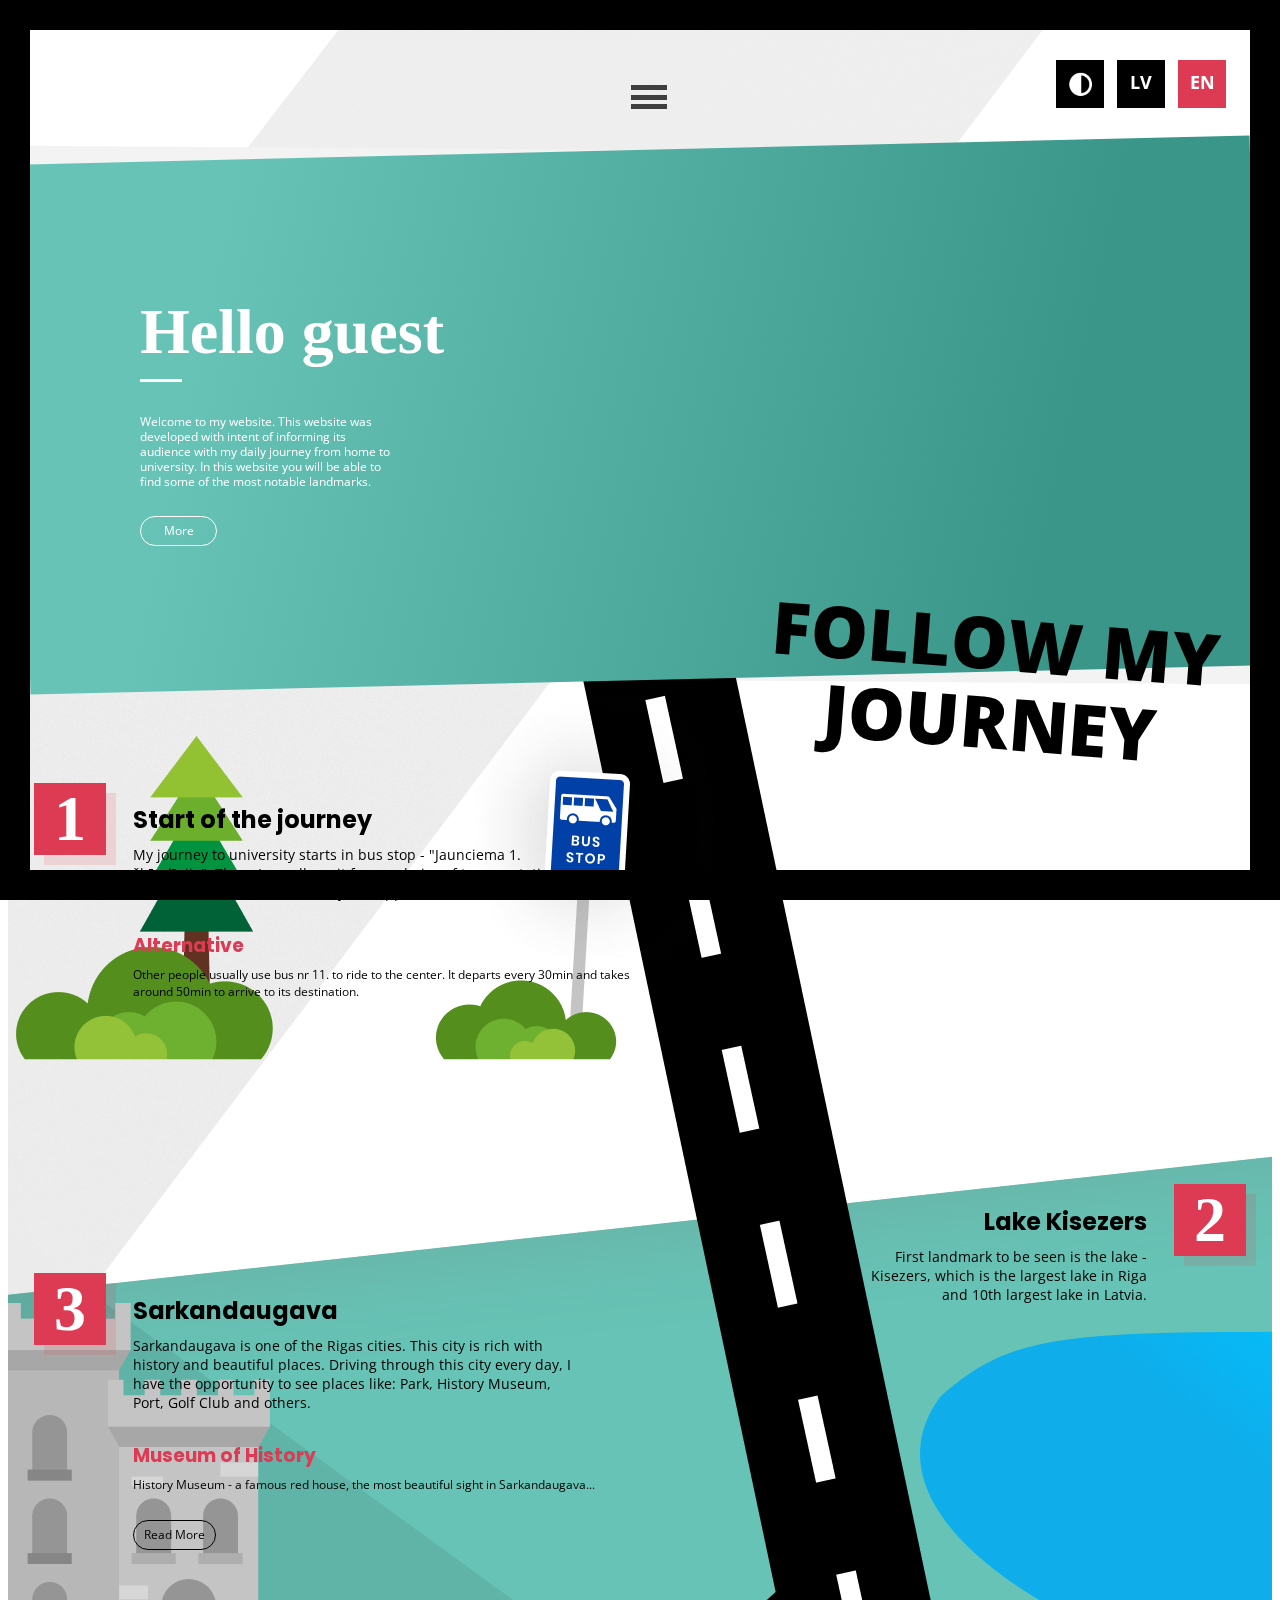
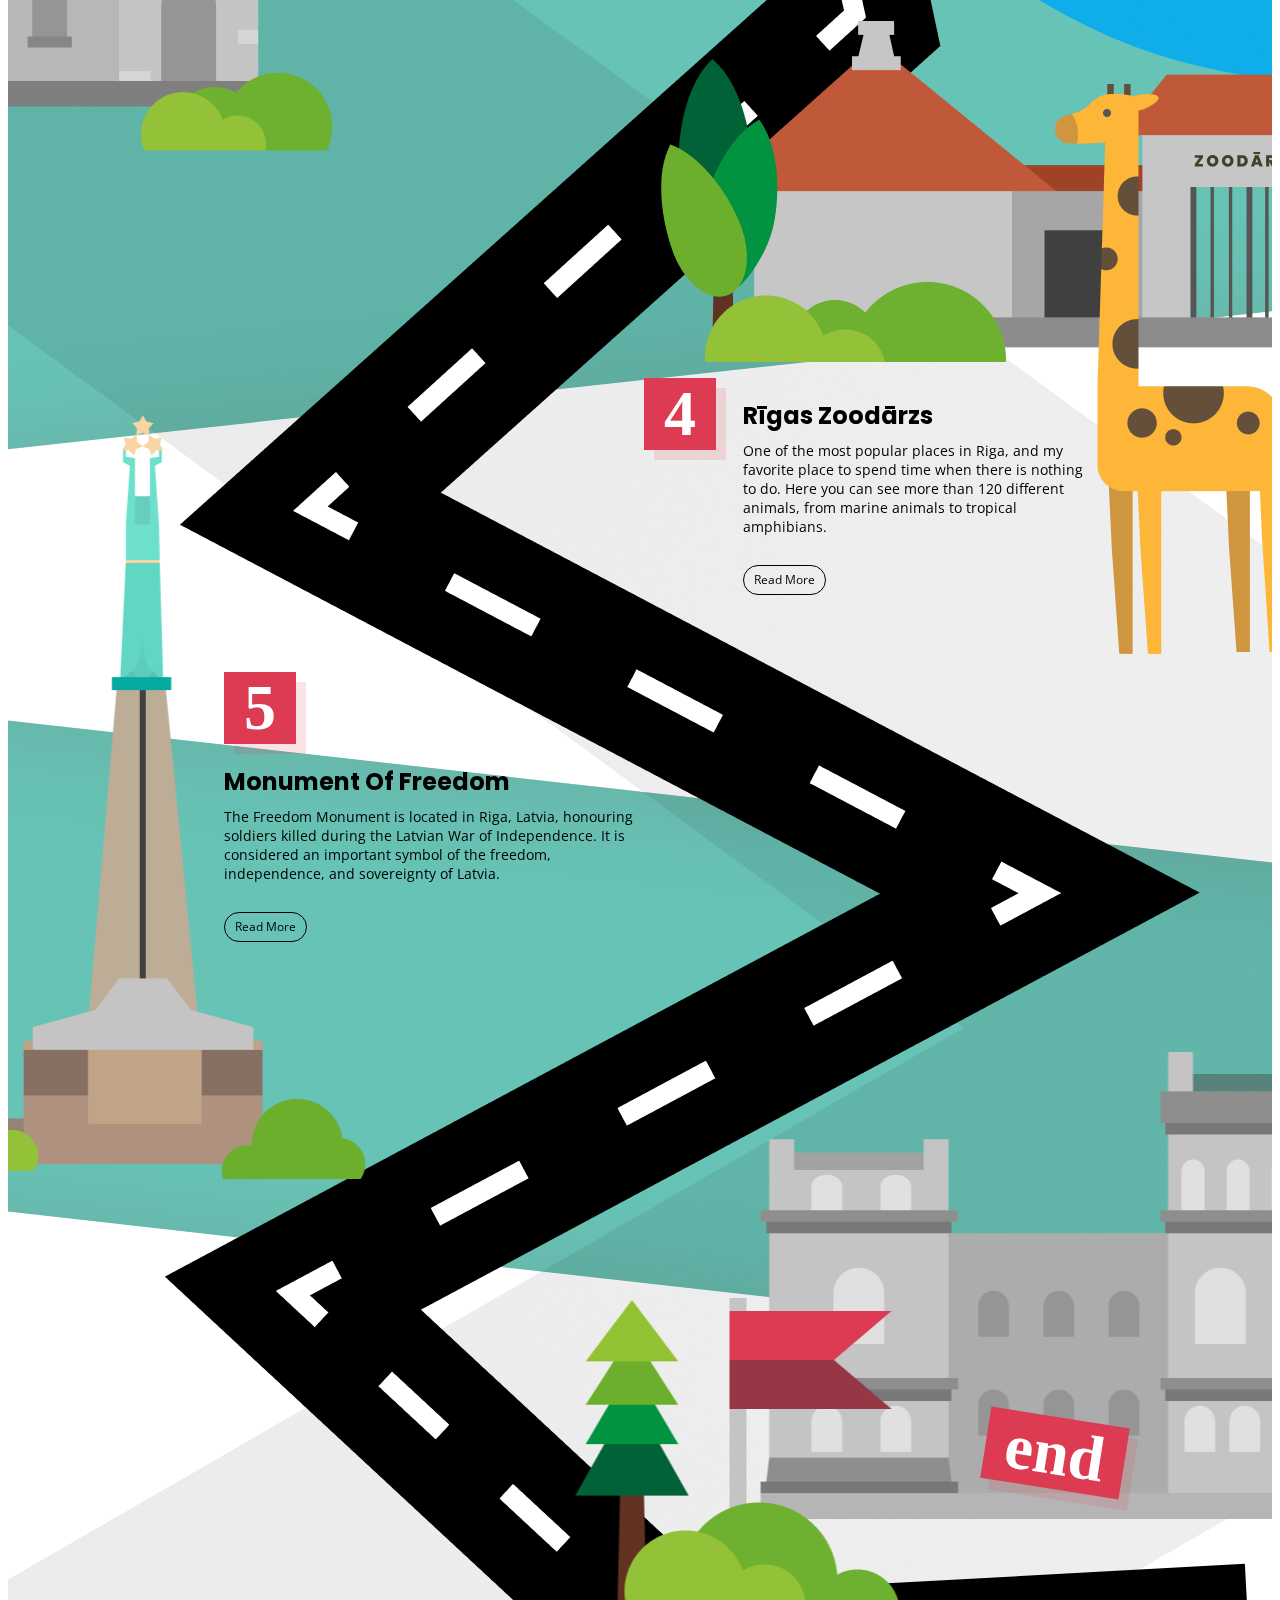
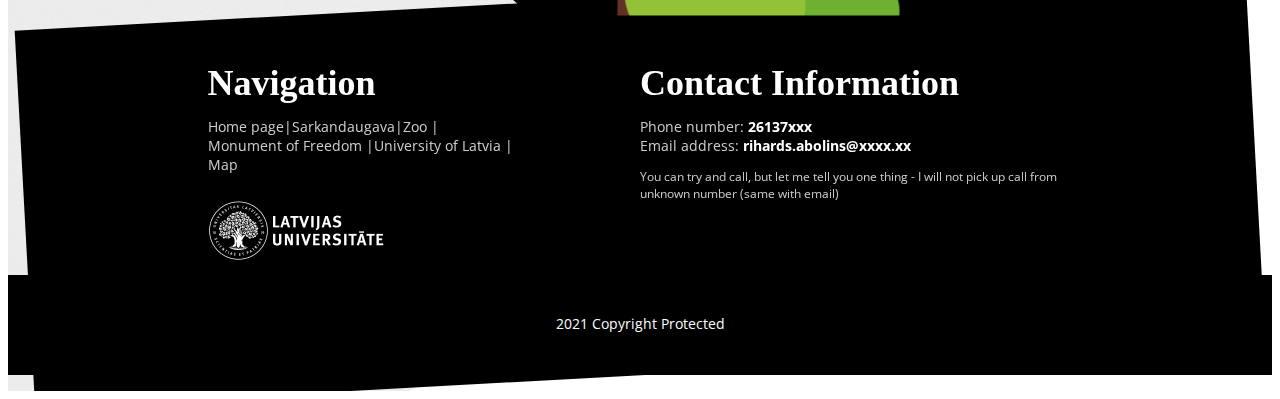
<file: index.html>
<!DOCTYPE html>
<html lang="en">
  <head>
    <title>Home Page | Welcome</title>
    <meta http-equiv="Content-Type" content="text/html;charset=UTF-8">
    <meta name="viewport" content="width=device-width, initial-scale=1.0">
    <link rel="stylesheet" href="./css/theme.css">
  </head>
  <body class="home">
    <div class="page-wrapper">
      <nav id="MainMenu" class="menu">
        <div class="lang-switcher">
          <div id="inverter"><img src="./img/ico-invert.png"></div>
          <div data-lang="en" class="lang lang-en is-active">EN</div>
          <div data-lang="lv" class="lang lang-lv">LV</div>
        </div>
        <ul id="MainMenuOverlay" class="container">
          <div class="menu-items">
            <li> <a href="./index.html" class="is-active jst">Home</a></li>
            <li><a href="./sarkandaugava.html" class="jst">Sarkandaugava</a></li>
            <li><a href="./zoo.html" class="jst">Zoo</a></li>
            <li><a href="./monument-of-freedom.html" class="jst">Monument of Freedom </a></li>
            <li><a href="./university-of-latvia.html" class="jst">University of Latvia </a></li>
            <li><a href="./map.html" class="jst">Map</a></li>
          </div>
        </ul>
        <div id="MainMenuBurger" class="hamburger">
          <div class="bar"></div>
          <div class="bar"></div>
          <div class="bar"></div>
        </div>
      </nav><img src="./img/home/bg_shadow.png" class="bg-shadow"><img src="./img/home/bg_shadow.png" class="bg-shadow">
      <div class="block">
        <div class="block-one"></div>
        <div class="block-two"></div>
      </div><img src="./img/home/home_road.png" class="road">
      <div class="container"> 
        <div class="hero">
          <div class="hero-container grid">
            <div class="hero-content item-6">
              <h1 class="hero-title jst">Hello guest</h1>
              <p class="hero-text jst">Welcome to my website. This website was developed with intent of informing its audience with my daily journey from home to university. In this website you will be able to find some of the most notable landmarks.</p><a class="btn hero-button white jst">More</a>
            </div>
          </div>
        </div>
        <main>
          <div class="text-follow-journey jst">Follow my journey</div>
          <section class="road-stop mx-50 number-left stop-home"><img src="./img/home/home_art_stop_home.png" class="road-stop-art road-stop-art-home">
            <div class="road-stop-number">1</div>
            <div class="road-stop-content">
              <h2 class="road-stop-title jst">Start of the journey</h2>
              <p class="road-stop-text jst">My journey to university starts in bus stop - "Jaunciema 1. šķērslīnija". There I usually wait for my choice of transportation - taxi. To order / reserve it I usaly use application "Bolt".</p>
              <h3 class="road-stop-sub-section jst">Alternative</h3>
              <p class="road-stop-sub-section-text jst">Other people usually use bus nr 11. to ride to the center. It departs every 30min and takes around 50min to arrive to its destination.</p>
            </div>
          </section>
          <section class="road-stop mx-50 number-right align-right stop-lake">
            <div class="road-stop-number">2</div>
            <div class="road-stop-content">
              <h2 class="road-stop-title jst">Lake Kisezers</h2>
              <p class="road-stop-text jst">First landmark to be seen is the lake - Kisezers, which is the largest lake in Riga and 10th largest lake in Latvia.</p>
            </div><img src="./img/home/home_art_stop_lake.png" class="road-stop-art-static-lake">
          </section>
          <section class="road-stop mx-50 number-left stop-sarkandaugava"><img src="./img/home/home_art_stop_tower.png" class="road-stop-art road-stop-art-tower">
            <div class="road-stop-number">3</div>
            <div class="road-stop-content">
              <h2 class="road-stop-title jst">Sarkandaugava</h2>
              <p class="road-stop-text jst">Sarkandaugava is one of the Rigas cities. This city is rich with history and beautiful places. Driving through this city every day, I have the opportunity to see places like: Park, History Museum, Port, Golf Club and others.</p>
              <h3 class="road-stop-sub-section jst">Museum of History</h3>
              <p class="road-stop-sub-section-text jst">History Museum - a famous red house, the most beautiful sight in Sarkandaugava...</p><a href="./sarkandaugava.html" class="btn jst">Read More</a>
            </div>
          </section>
          <section class="road-stop mx-50 number-left align-right stop-zoo"><img src="./img/home/home_art_stop_zoo.png" class="road-stop-art road-stop-art-zoo">
            <div class="road-stop-number">4</div>
            <div class="road-stop-content">
              <h2 class="road-stop-title jst">Rīgas Zoodārzs</h2>
              <p class="road-stop-text jst">One of the most popular places in Riga, and my favorite place to spend time when there is nothing to do. Here you can see more than 120 different animals, from marine animals to tropical amphibians. </p><a href="./zoo.html" class="btn jst">Read More</a>
            </div>
          </section>
          <section class="road-stop mx-50 stop-monument"><img src="./img/home/home_art_stop_monument.png" class="road-stop-art road-stop-art-monument">
            <div class="road-stop-content">
              <div class="road-stop-number">5</div>
              <h2 class="road-stop-title jst">Monument Of Freedom</h2>
              <p class="road-stop-text jst">The Freedom Monument is located in Riga, Latvia, honouring soldiers killed during the Latvian War of Independence. It is considered an important symbol of the freedom, independence, and sovereignty of Latvia.</p><a href="./monument-of-freedom.html" class="btn jst">Read More</a>
            </div>
          </section>
          <section class="road-stop stop-university">
            <div class="road-stop-number text">end</div><img src="./img/home/home_art_stop_university.png" class="road-stop-art road-stop-art-university">
          </section>
        </main>
        <footer class="footer">
          <div class="footer-container grid">
            <section class="footer-navigation item-6">
              <h2 class="footer-title jst">Navigation</h2>
              <div class="footer-navigation-content">
                <p class="jst"> <a href="./index.html" class="jst">Home page</a><a href="./sarkandaugava.html" class="jst">Sarkandaugava</a><a href="./zoo.html" class="jst">Zoo </a><a href="./monument-of-freedom.html" class="jst">Monument of Freedom </a><a href="./university-of-latvia.html" class="jst">University of Latvia </a><a href="./map.html" class="jst">Map </a></p><img src="./img/footer/lu.png" class="lu-logo">
              </div>
            </section>
            <section class="footer-contact item-6">
              <h2 class="footer-title jst">Contact Information</h2>
              <div class="footer-contact-content">
                <div class="footer-info">
                  <div class="footer-info-label jst">Phone number: </div>
                  <div class="footer-info-data">26137xxx</div>
                </div>
                <div class="footer-info">
                  <div class="footer-info-label jst">Email address: </div>
                  <div class="footer-info-data">rihards.abolins@xxxx.xx</div>
                </div>
                <div class="footer-contact-sub-content jst">You can try and call, but let me tell you one thing - I will not pick up call from unknown number (same with email)</div>
              </div>
            </section>
          </div>
          <div class="copyright jst">2021 Copyright Protected    </div>
        </footer>
        <script src="./js/translations.js"></script>
        <script src="./js/main.js"></script>
      </div>
    </div>
    <div class="frame">
      <div class="frame-left"></div>
      <div class="frame-top"></div>
      <div class="frame-bottom"></div>
      <div class="frame-right"></div>
    </div>
  </body>
</html>
</file>
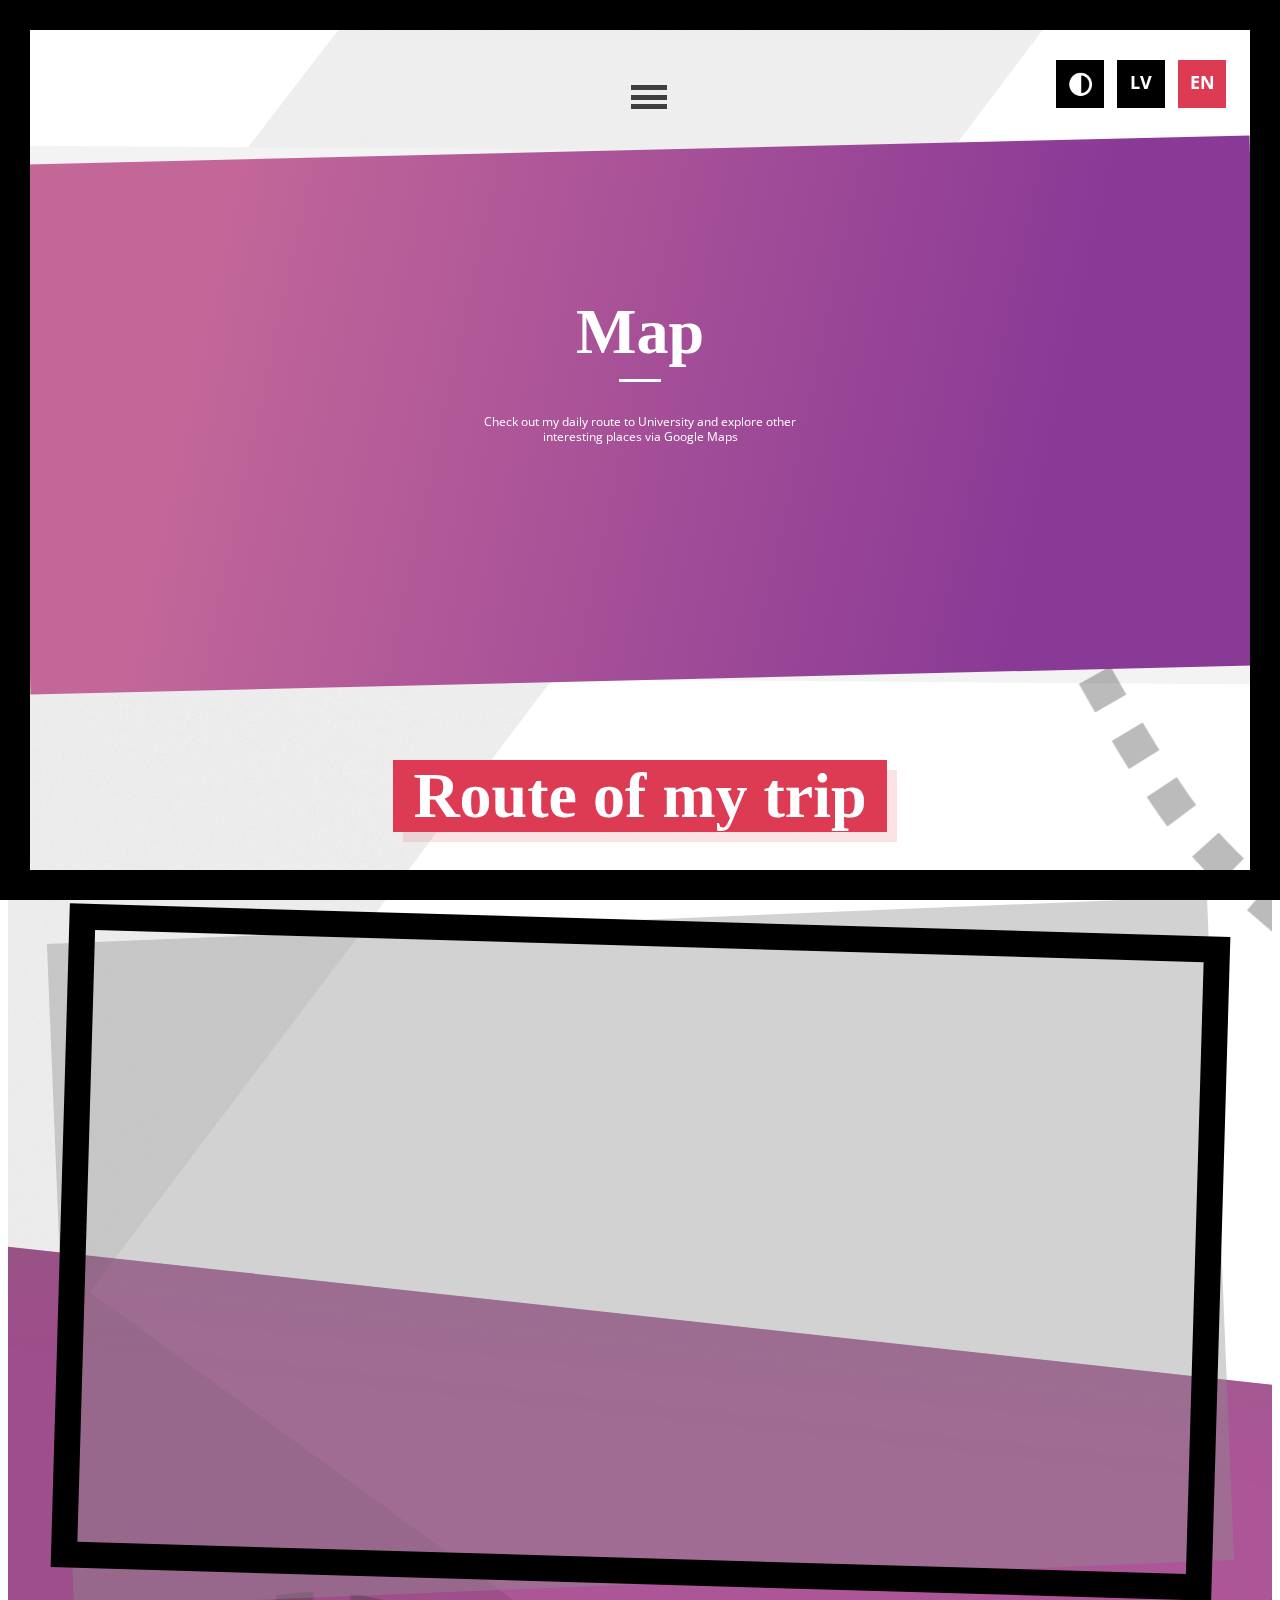
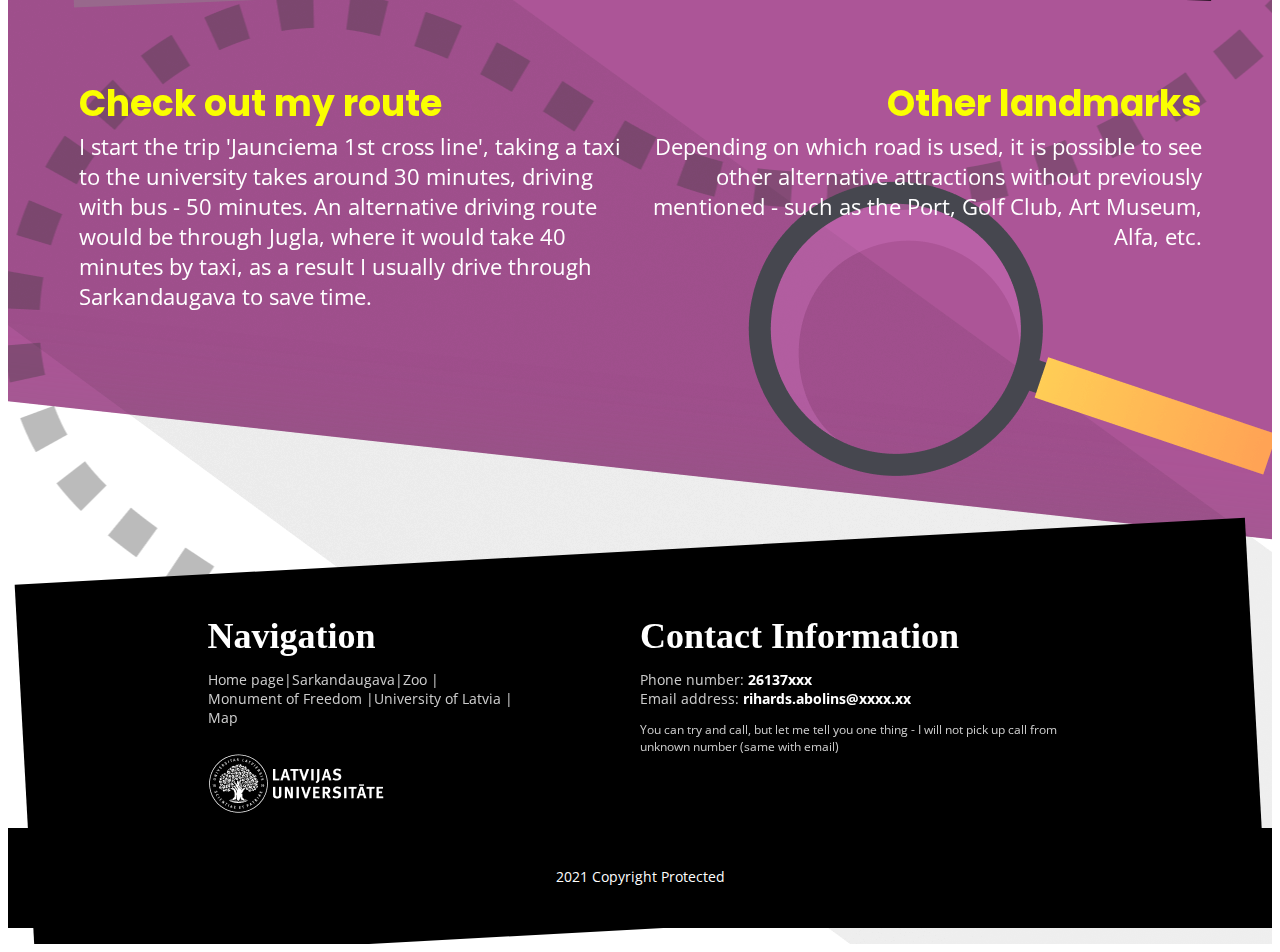
<file: map.html>
<!DOCTYPE html>
<html lang="en">
  <head>
    <title>Map</title>
    <meta http-equiv="Content-Type" content="text/html;charset=UTF-8">
    <meta name="viewport" content="width=device-width, initial-scale=1.0">
    <link rel="stylesheet" href="./css/theme.css">
  </head>
  <body class="map">
    <div class="page-wrapper">
      <nav id="MainMenu" class="menu">
        <div class="lang-switcher">
          <div id="inverter"><img src="./img/ico-invert.png"></div>
          <div data-lang="en" class="lang lang-en is-active">EN</div>
          <div data-lang="lv" class="lang lang-lv">LV</div>
        </div>
        <ul id="MainMenuOverlay" class="container">
          <div class="menu-items">
            <li> <a href="./index.html" class="is-active jst">Home</a></li>
            <li><a href="./sarkandaugava.html" class="jst">Sarkandaugava</a></li>
            <li><a href="./zoo.html" class="jst">Zoo</a></li>
            <li><a href="./monument-of-freedom.html" class="jst">Monument of Freedom </a></li>
            <li><a href="./university-of-latvia.html" class="jst">University of Latvia </a></li>
            <li><a href="./map.html" class="jst">Map</a></li>
          </div>
        </ul>
        <div id="MainMenuBurger" class="hamburger">
          <div class="bar"></div>
          <div class="bar"></div>
          <div class="bar"></div>
        </div>
      </nav><img src="./img/home/bg_shadow.png" class="bg-shadow"><img src="./img/home/bg_shadow.png" class="bg-shadow"><img src="./img/map/map_line.png" class="line">
      <div class="block">
        <div class="block-one"></div>
      </div>
      <div class="container"> 
        <div class="hero">
          <div class="hero-container">
            <div class="hero-content center">
              <h1 class="hero-title jst">Map</h1>
              <p class="hero-text jst">Check out my daily route to University and explore other interesting places via Google Maps</p>
            </div>
          </div>
        </div>
        <main>
          <div class="road-stop-number text map-title">Route of my trip</div><a id="map" href="https://duckduckgo.com/?q=Jaunciema+1.+%C5%A1%C4%B7%C4%93rsl%C4%ABnija&amp;atb=v157-1&amp;ia=maps&amp;iaxm=directions&amp;metatoken=0&amp;end=what%3AJaunciema%25201.%2520%25C5%25A1%25C4%25B7%25C4%2593rsl%25C4%25ABnija%252C%2520Riga%25201023%252C%2520Latvia&amp;transport=drive&amp;start=what%3ALatvijas%2520Universitate%2Cwhere%3ALatvijas%2520Universit%25C4%2581te%252C%2520Riga%25201050%252C%2520Latvia" class="map-body"></a>
          <div class="map-info grid">
            <div class="map-info-one item-6">
              <div class="map-info-title jst">Check out my route</div>
              <div class="map-info-text jst">I start the trip 'Jaunciema 1st cross line', taking a taxi to the university takes around 30 minutes, driving with bus - 50 minutes. An alternative driving route would be through Jugla, where it would take 40 minutes by taxi, as a result I usually drive through Sarkandaugava to save time. </div>
            </div>
            <div class="map-info-two item-6">
              <div class="map-info-title jst">Other landmarks</div>
              <div class="map-info-text jst">Depending on which road is used, it is possible to see other alternative attractions without previously mentioned - such as the Port, Golf Club, Art Museum, Alfa, etc. </div><img src="./img/map/map_lens.png" class="map-info-lens">
            </div>
          </div>
        </main>
        <footer class="footer">
          <div class="footer-container grid">
            <section class="footer-navigation item-6">
              <h2 class="footer-title jst">Navigation</h2>
              <div class="footer-navigation-content">
                <p class="jst"> <a href="./index.html" class="jst">Home page</a><a href="./sarkandaugava.html" class="jst">Sarkandaugava</a><a href="./zoo.html" class="jst">Zoo </a><a href="./monument-of-freedom.html" class="jst">Monument of Freedom </a><a href="./university-of-latvia.html" class="jst">University of Latvia </a><a href="./map.html" class="jst">Map </a></p><img src="./img/footer/lu.png" class="lu-logo">
              </div>
            </section>
            <section class="footer-contact item-6">
              <h2 class="footer-title jst">Contact Information</h2>
              <div class="footer-contact-content">
                <div class="footer-info">
                  <div class="footer-info-label jst">Phone number: </div>
                  <div class="footer-info-data">26137xxx</div>
                </div>
                <div class="footer-info">
                  <div class="footer-info-label jst">Email address: </div>
                  <div class="footer-info-data">rihards.abolins@xxxx.xx</div>
                </div>
                <div class="footer-contact-sub-content jst">You can try and call, but let me tell you one thing - I will not pick up call from unknown number (same with email)</div>
              </div>
            </section>
          </div>
          <div class="copyright jst">2021 Copyright Protected    </div>
        </footer>
        <script src="./js/translations.js"></script>
        <script src="./js/main.js"></script>
      </div>
    </div>
    <div class="frame">
      <div class="frame-left"></div>
      <div class="frame-top"></div>
      <div class="frame-bottom"></div>
      <div class="frame-right"></div>
    </div>
  </body>
</html>
</file>
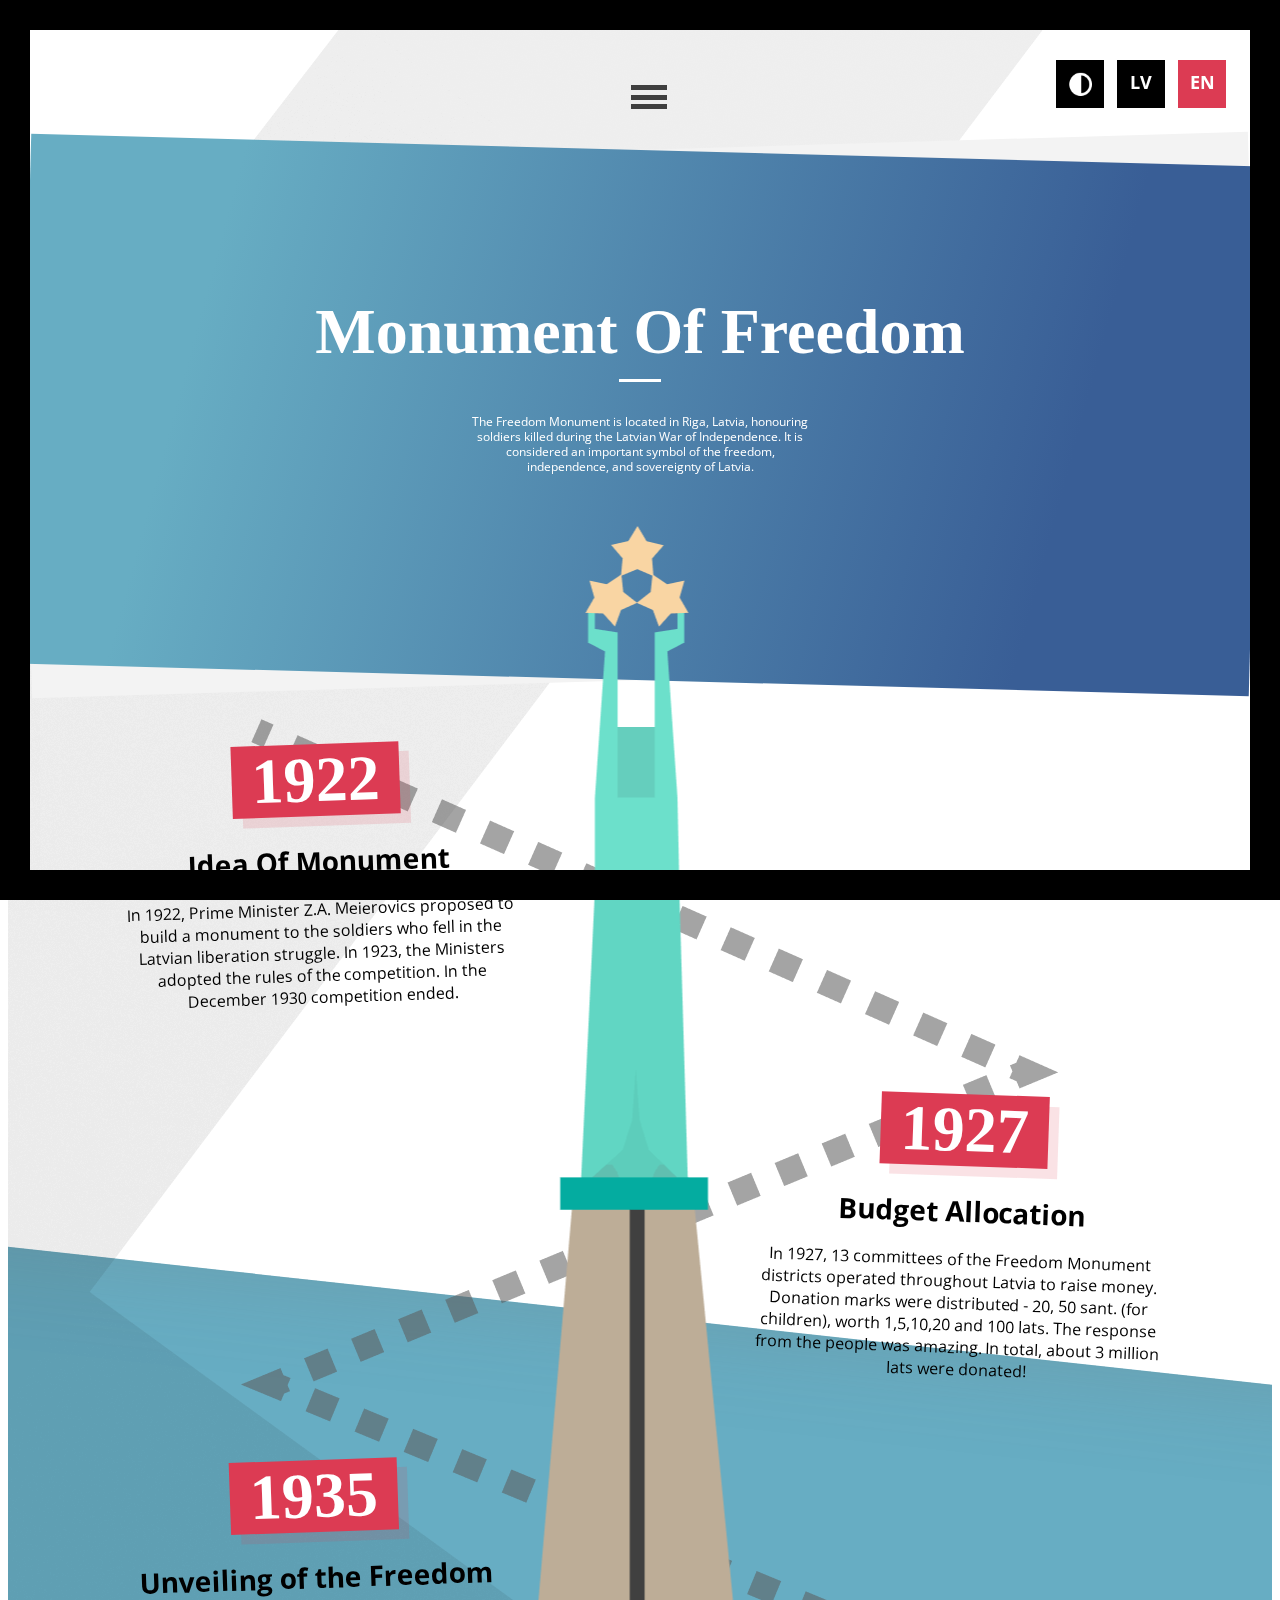
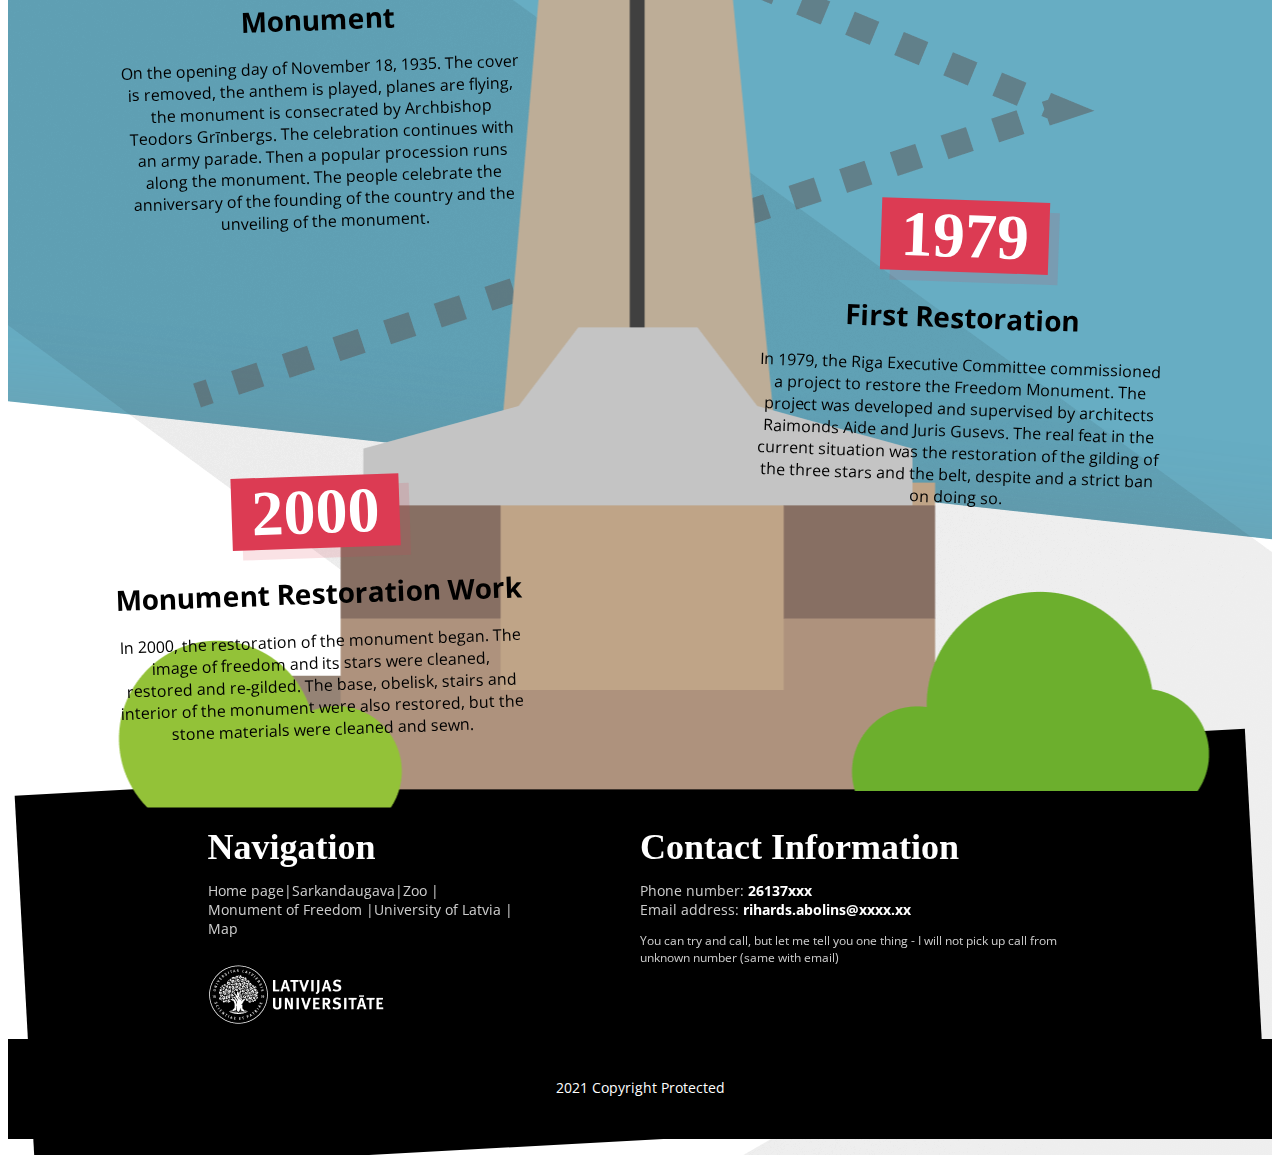
<file: monument-of-freedom.html>
<!DOCTYPE html>
<html lang="en">
  <head>
    <title>Monument Of Freedom</title>
    <meta http-equiv="Content-Type" content="text/html;charset=UTF-8">
    <meta name="viewport" content="width=device-width, initial-scale=1.0">
    <link rel="stylesheet" href="./css/theme.css">
  </head>
  <body class="monument">
    <div class="page-wrapper">
      <nav id="MainMenu" class="menu">
        <div class="lang-switcher">
          <div id="inverter"><img src="./img/ico-invert.png"></div>
          <div data-lang="en" class="lang lang-en is-active">EN</div>
          <div data-lang="lv" class="lang lang-lv">LV</div>
        </div>
        <ul id="MainMenuOverlay" class="container">
          <div class="menu-items">
            <li> <a href="./index.html" class="is-active jst">Home</a></li>
            <li><a href="./sarkandaugava.html" class="jst">Sarkandaugava</a></li>
            <li><a href="./zoo.html" class="jst">Zoo</a></li>
            <li><a href="./monument-of-freedom.html" class="jst">Monument of Freedom </a></li>
            <li><a href="./university-of-latvia.html" class="jst">University of Latvia </a></li>
            <li><a href="./map.html" class="jst">Map</a></li>
          </div>
        </ul>
        <div id="MainMenuBurger" class="hamburger">
          <div class="bar"></div>
          <div class="bar"></div>
          <div class="bar"></div>
        </div>
      </nav><img src="./img/home/bg_shadow.png" class="bg-shadow"><img src="./img/home/bg_shadow.png" class="bg-shadow"><img src="./img/monument/monument_line.png" class="line"><img src="./img/monument/monument_monument.png" class="monument">
      <div class="block">
        <div class="block-one"></div>
      </div>
      <div class="container"> 
        <div class="hero">
          <div class="hero-container">
            <div class="hero-content center">
              <h1 class="hero-title jst">Monument Of Freedom</h1>
              <p class="hero-text jst">The Freedom Monument is located in Riga, Latvia, honouring soldiers killed during the Latvian War of Independence. It is considered an important symbol of the freedom, independence, and sovereignty of Latvia.</p>
            </div>
          </div>
        </div>
        <main>
          <div class="history-events">
            <div class="event-wrapper">
              <div class="event">
                <div class="event-date road-stop-number text">1922</div>
                <div class="event-title jst">Idea Of Monument</div>
                <div class="event-text jst">In 1922, Prime Minister Z.A. Meierovics proposed to build a monument to the soldiers who fell in the Latvian liberation struggle. In 1923, the Ministers adopted the rules of the competition. In the December 1930 competition ended.</div>
              </div>
            </div>
            <div class="event-wrapper">   
              <div class="event">
                <div class="event-date road-stop-number text">1927</div>
                <div class="event-title jst">Budget Allocation</div>
                <div class="event-text jst">In 1927, 13 committees of the Freedom Monument districts operated throughout Latvia to raise money. Donation marks were distributed - 20, 50 sant. (for children), worth 1,5,10,20 and 100 lats. The response from the people was amazing. In total, about 3 million lats were donated!</div>
              </div>
            </div>
            <div class="event-wrapper">
              <div class="event">
                <div class="event-date road-stop-number text">1935</div>
                <div class="event-title jst">Unveiling of the Freedom Monument</div>
                <div class="event-text jst">On the opening day of November 18, 1935. The cover is removed, the anthem is played, planes are flying, the monument is consecrated by Archbishop Teodors Grīnbergs. The celebration continues with an army parade. Then a popular procession runs along the monument. The people celebrate the anniversary of the founding of the country and the unveiling of the monument.</div>
              </div>
            </div>
            <div class="event-wrapper">   
              <div class="event">
                <div class="event-date road-stop-number text">1979</div>
                <div class="event-title jst">First Restoration</div>
                <div class="event-text jst">In 1979, the Riga Executive Committee commissioned a project to restore the Freedom Monument. The project was developed and supervised by architects Raimonds Aide and Juris Gusevs. The real feat in the current situation was the restoration of the gilding of the three stars and the belt, despite and a strict ban on doing so.</div>
              </div>
            </div>
            <div class="event-wrapper">   
              <div class="event">
                <div class="event-date road-stop-number text">2000</div>
                <div class="event-title jst">Monument Restoration Work</div>
                <div class="event-text jst">In 2000, the restoration of the monument began. The image of freedom and its stars were cleaned, restored and re-gilded. The base, obelisk, stairs and interior of the monument were also restored, but the stone materials were cleaned and sewn.</div>
              </div>
            </div>
          </div>
        </main>
        <footer class="footer">
          <div class="footer-container grid">
            <section class="footer-navigation item-6">
              <h2 class="footer-title jst">Navigation</h2>
              <div class="footer-navigation-content">
                <p class="jst"> <a href="./index.html" class="jst">Home page</a><a href="./sarkandaugava.html" class="jst">Sarkandaugava</a><a href="./zoo.html" class="jst">Zoo </a><a href="./monument-of-freedom.html" class="jst">Monument of Freedom </a><a href="./university-of-latvia.html" class="jst">University of Latvia </a><a href="./map.html" class="jst">Map </a></p><img src="./img/footer/lu.png" class="lu-logo">
              </div>
            </section>
            <section class="footer-contact item-6">
              <h2 class="footer-title jst">Contact Information</h2>
              <div class="footer-contact-content">
                <div class="footer-info">
                  <div class="footer-info-label jst">Phone number: </div>
                  <div class="footer-info-data">26137xxx</div>
                </div>
                <div class="footer-info">
                  <div class="footer-info-label jst">Email address: </div>
                  <div class="footer-info-data">rihards.abolins@xxxx.xx</div>
                </div>
                <div class="footer-contact-sub-content jst">You can try and call, but let me tell you one thing - I will not pick up call from unknown number (same with email)</div>
              </div>
            </section>
          </div>
          <div class="copyright jst">2021 Copyright Protected    </div>
        </footer>
        <script src="./js/translations.js"></script>
        <script src="./js/main.js"></script>
      </div>
    </div>
    <div class="frame">
      <div class="frame-left"></div>
      <div class="frame-top"></div>
      <div class="frame-bottom"></div>
      <div class="frame-right"></div>
    </div>
  </body>
</html>
</file>
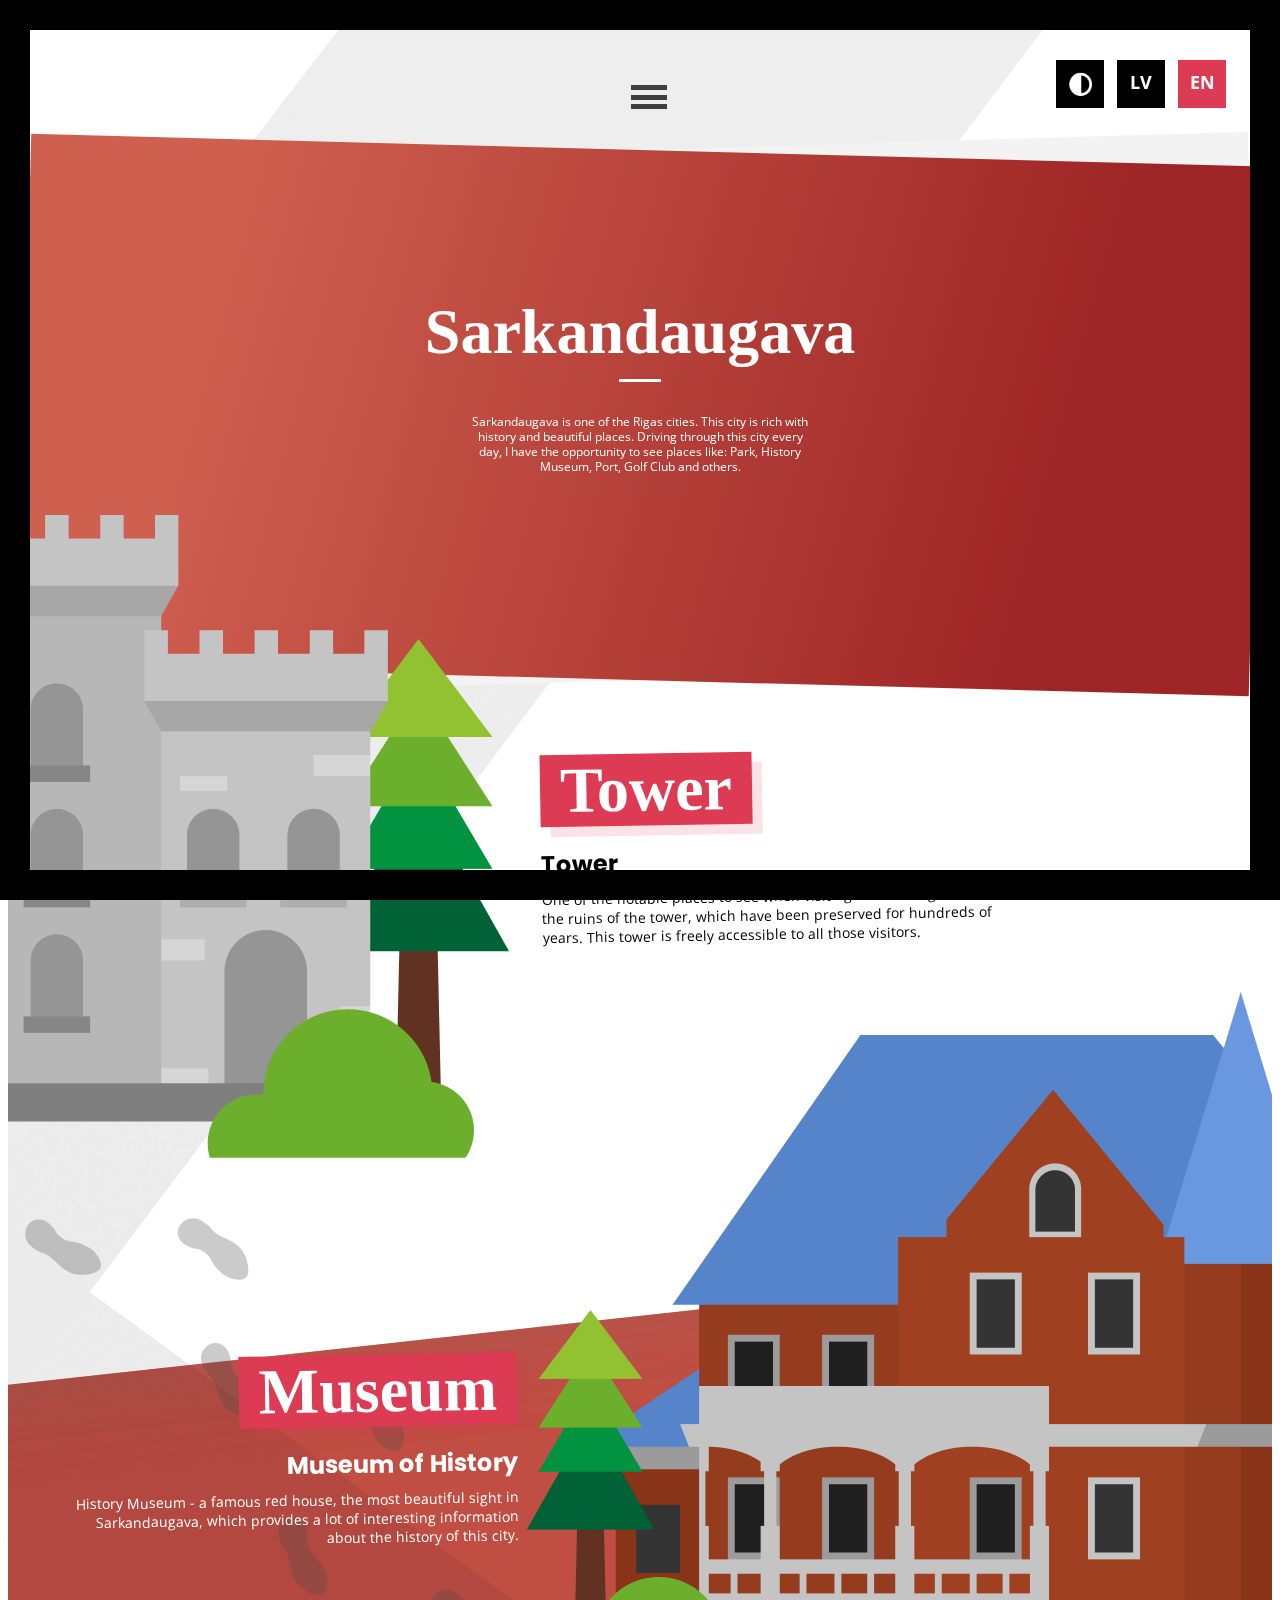
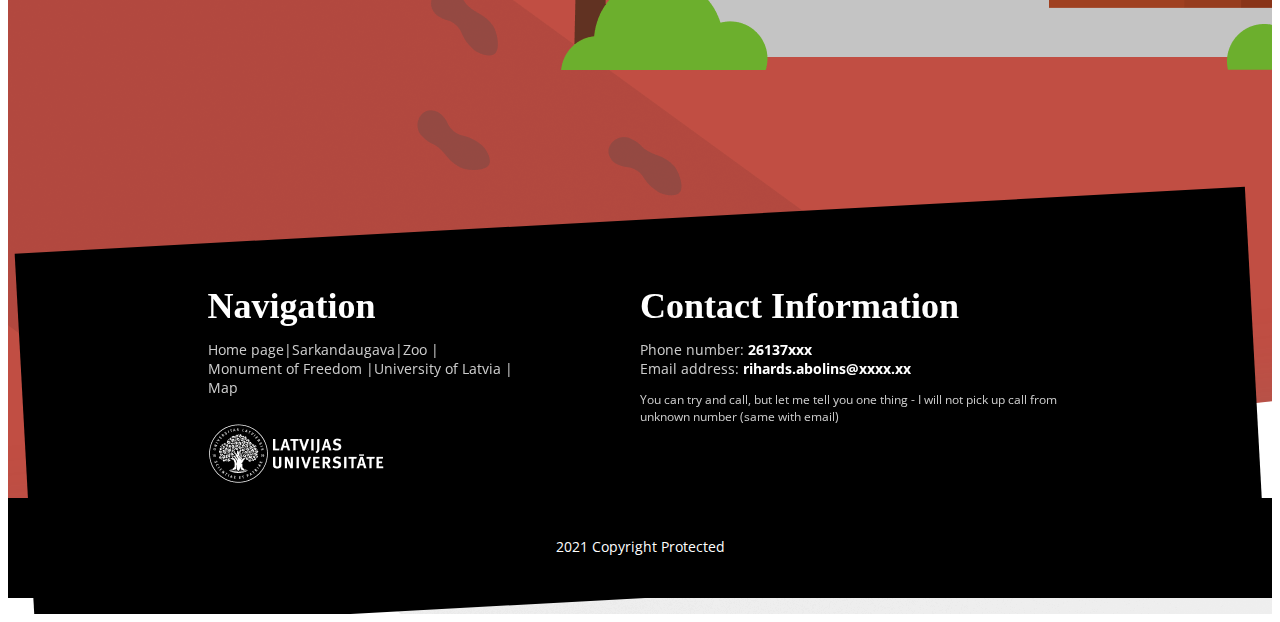
<file: sarkandaugava.html>
<!DOCTYPE html>
<html lang="en">
  <head>
    <title>Sarkandaugava</title>
    <meta http-equiv="Content-Type" content="text/html;charset=UTF-8">
    <meta name="viewport" content="width=device-width, initial-scale=1.0">
    <link rel="stylesheet" href="./css/theme.css">
  </head>
  <body class="sarkandaugava">
    <div class="page-wrapper">
      <nav id="MainMenu" class="menu">
        <div class="lang-switcher">
          <div id="inverter"><img src="./img/ico-invert.png"></div>
          <div data-lang="en" class="lang lang-en is-active">EN</div>
          <div data-lang="lv" class="lang lang-lv">LV</div>
        </div>
        <ul id="MainMenuOverlay" class="container">
          <div class="menu-items">
            <li> <a href="./index.html" class="is-active jst">Home</a></li>
            <li><a href="./sarkandaugava.html" class="jst">Sarkandaugava</a></li>
            <li><a href="./zoo.html" class="jst">Zoo</a></li>
            <li><a href="./monument-of-freedom.html" class="jst">Monument of Freedom </a></li>
            <li><a href="./university-of-latvia.html" class="jst">University of Latvia </a></li>
            <li><a href="./map.html" class="jst">Map</a></li>
          </div>
        </ul>
        <div id="MainMenuBurger" class="hamburger">
          <div class="bar"></div>
          <div class="bar"></div>
          <div class="bar"></div>
        </div>
      </nav><img src="./img/home/bg_shadow.png" class="bg-shadow"><img src="./img/home/bg_shadow.png" class="bg-shadow"><img src="./img/sarkandaugava/sarkandaugava_art_steps.png" class="steps">
      <div class="block">
        <div class="block-one"></div>
      </div>
      <div class="container"> 
        <div class="hero">
          <div class="hero-container">
            <div class="hero-content center">
              <h1 class="hero-title jst">Sarkandaugava</h1>
              <p class="hero-text jst">Sarkandaugava is one of the Rigas cities. This city is rich with history and beautiful places. Driving through this city every day, I have the opportunity to see places like: Park, History Museum, Port, Golf Club and others. </p>
            </div>
          </div>
        </div>
        <main>
          <section class="road-stop stop-sarkandaugava-tower"><img src="./img/sarkandaugava/sarkandaugava_art_tower.png" class="road-stop-art road-stop-art-sarkandaugava-tower">
            <div class="road-stop-data">
              <div class="road-stop-number text jst">Tower</div>
              <div class="road-stop-content">
                <h2 class="road-stop-title jst">Tower</h2>
                <p class="road-stop-text jst">One of the notable places to see when visiting Sarkandaugava are the ruins of the tower, which have been preserved for hundreds of years. This tower is freely accessible to all those visitors.</p>
              </div>
            </div>
          </section>
          <section class="road-stop stop-sarkandaugava-museum">
            <div class="road-stop-data white">
              <div class="road-stop-number text jst">Museum</div>
              <div class="road-stop-content">
                <h2 class="road-stop-title jst">Museum of History</h2>
                <p class="road-stop-text jst">History Museum - a famous red house, the most beautiful sight in Sarkandaugava, which provides a lot of interesting information about the history of this city.</p>
              </div>
            </div><img src="./img/sarkandaugava/sarkandaugava_art_museum.png" class="road-stop-art road-stop-art-sarkandaugava-museum">
          </section>
        </main>
        <footer class="footer">
          <div class="footer-container grid">
            <section class="footer-navigation item-6">
              <h2 class="footer-title jst">Navigation</h2>
              <div class="footer-navigation-content">
                <p class="jst"> <a href="./index.html" class="jst">Home page</a><a href="./sarkandaugava.html" class="jst">Sarkandaugava</a><a href="./zoo.html" class="jst">Zoo </a><a href="./monument-of-freedom.html" class="jst">Monument of Freedom </a><a href="./university-of-latvia.html" class="jst">University of Latvia </a><a href="./map.html" class="jst">Map </a></p><img src="./img/footer/lu.png" class="lu-logo">
              </div>
            </section>
            <section class="footer-contact item-6">
              <h2 class="footer-title jst">Contact Information</h2>
              <div class="footer-contact-content">
                <div class="footer-info">
                  <div class="footer-info-label jst">Phone number: </div>
                  <div class="footer-info-data">26137xxx</div>
                </div>
                <div class="footer-info">
                  <div class="footer-info-label jst">Email address: </div>
                  <div class="footer-info-data">rihards.abolins@xxxx.xx</div>
                </div>
                <div class="footer-contact-sub-content jst">You can try and call, but let me tell you one thing - I will not pick up call from unknown number (same with email)</div>
              </div>
            </section>
          </div>
          <div class="copyright jst">2021 Copyright Protected    </div>
        </footer>
        <script src="./js/translations.js"></script>
        <script src="./js/main.js"></script>
      </div>
    </div>
    <div class="frame">
      <div class="frame-left"></div>
      <div class="frame-top"></div>
      <div class="frame-bottom"></div>
      <div class="frame-right"></div>
    </div>
    <script src="./js/sarkandaugava.js"></script>
  </body>
</html>
</file>
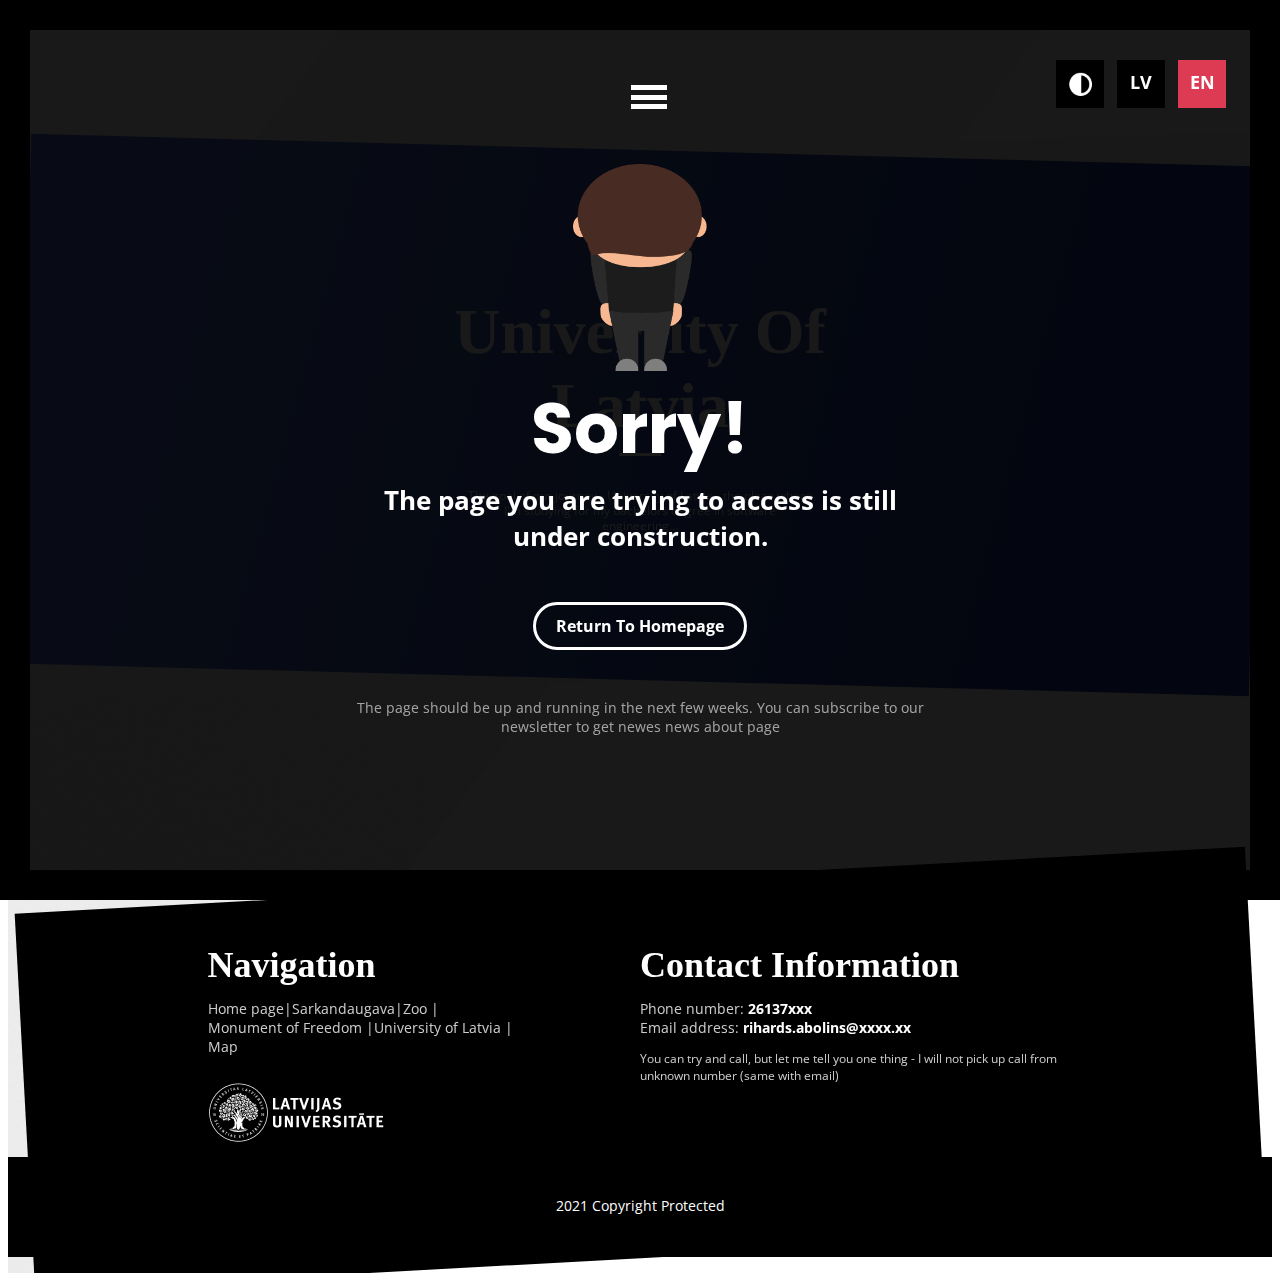
<file: university-of-latvia.html>
<!DOCTYPE html>
<html lang="en">
  <head>
    <title>University of Latvia</title>
    <meta http-equiv="Content-Type" content="text/html;charset=UTF-8">
    <meta name="viewport" content="width=device-width, initial-scale=1.0">
    <link rel="stylesheet" href="./css/theme.css">
  </head>
  <body class="university">
    <div class="page-wrapper">
      <nav id="MainMenu" class="menu">
        <div class="lang-switcher">
          <div id="inverter"><img src="./img/ico-invert.png"></div>
          <div data-lang="en" class="lang lang-en is-active">EN</div>
          <div data-lang="lv" class="lang lang-lv">LV</div>
        </div>
        <ul id="MainMenuOverlay" class="container">
          <div class="menu-items">
            <li> <a href="./index.html" class="is-active jst">Home</a></li>
            <li><a href="./sarkandaugava.html" class="jst">Sarkandaugava</a></li>
            <li><a href="./zoo.html" class="jst">Zoo</a></li>
            <li><a href="./monument-of-freedom.html" class="jst">Monument of Freedom </a></li>
            <li><a href="./university-of-latvia.html" class="jst">University of Latvia </a></li>
            <li><a href="./map.html" class="jst">Map</a></li>
          </div>
        </ul>
        <div id="MainMenuBurger" class="hamburger">
          <div class="bar"></div>
          <div class="bar"></div>
          <div class="bar"></div>
        </div>
      </nav><img src="./img/home/bg_shadow.png" class="bg-shadow"><img src="./img/home/bg_shadow.png" class="bg-shadow">
      <div class="popup">
        <div class="popup-data"><img src="./img/university/sorry.png" class="popup-img">
          <div class="popup-content">
            <div class="popup-title jst">Sorry!</div>
            <div class="popup-text jst">The page you are trying to access is still under construction.</div><a href="./index.html" class="btn popup-btn white jst">Return To Homepage</a>
            <div class="popup-sub-text jst">The page should be up and running in the next few weeks. You can subscribe to our newsletter to get newes news about page</div>
          </div>
        </div>
      </div>
      <div class="container"> 
        <div class="hero">
          <div class="hero-container">
            <div class="hero-content center">
              <h1 class="hero-title jst">University Of Latvia</h1>
              <p class="hero-text jst">The goal of our journey - University of Latvia - the place where I'm studying for my bachelors degree in software engineering...</p>
            </div>
          </div>
        </div>
        <footer class="footer">
          <div class="footer-container grid">
            <section class="footer-navigation item-6">
              <h2 class="footer-title jst">Navigation</h2>
              <div class="footer-navigation-content">
                <p class="jst"> <a href="./index.html" class="jst">Home page</a><a href="./sarkandaugava.html" class="jst">Sarkandaugava</a><a href="./zoo.html" class="jst">Zoo </a><a href="./monument-of-freedom.html" class="jst">Monument of Freedom </a><a href="./university-of-latvia.html" class="jst">University of Latvia </a><a href="./map.html" class="jst">Map </a></p><img src="./img/footer/lu.png" class="lu-logo">
              </div>
            </section>
            <section class="footer-contact item-6">
              <h2 class="footer-title jst">Contact Information</h2>
              <div class="footer-contact-content">
                <div class="footer-info">
                  <div class="footer-info-label jst">Phone number: </div>
                  <div class="footer-info-data">26137xxx</div>
                </div>
                <div class="footer-info">
                  <div class="footer-info-label jst">Email address: </div>
                  <div class="footer-info-data">rihards.abolins@xxxx.xx</div>
                </div>
                <div class="footer-contact-sub-content jst">You can try and call, but let me tell you one thing - I will not pick up call from unknown number (same with email)</div>
              </div>
            </section>
          </div>
          <div class="copyright jst">2021 Copyright Protected    </div>
        </footer>
        <script src="./js/translations.js"></script>
        <script src="./js/main.js"></script>
      </div>
    </div>
    <div class="frame">
      <div class="frame-left"></div>
      <div class="frame-top"></div>
      <div class="frame-bottom"></div>
      <div class="frame-right"></div>
    </div>
  </body>
</html>
</file>
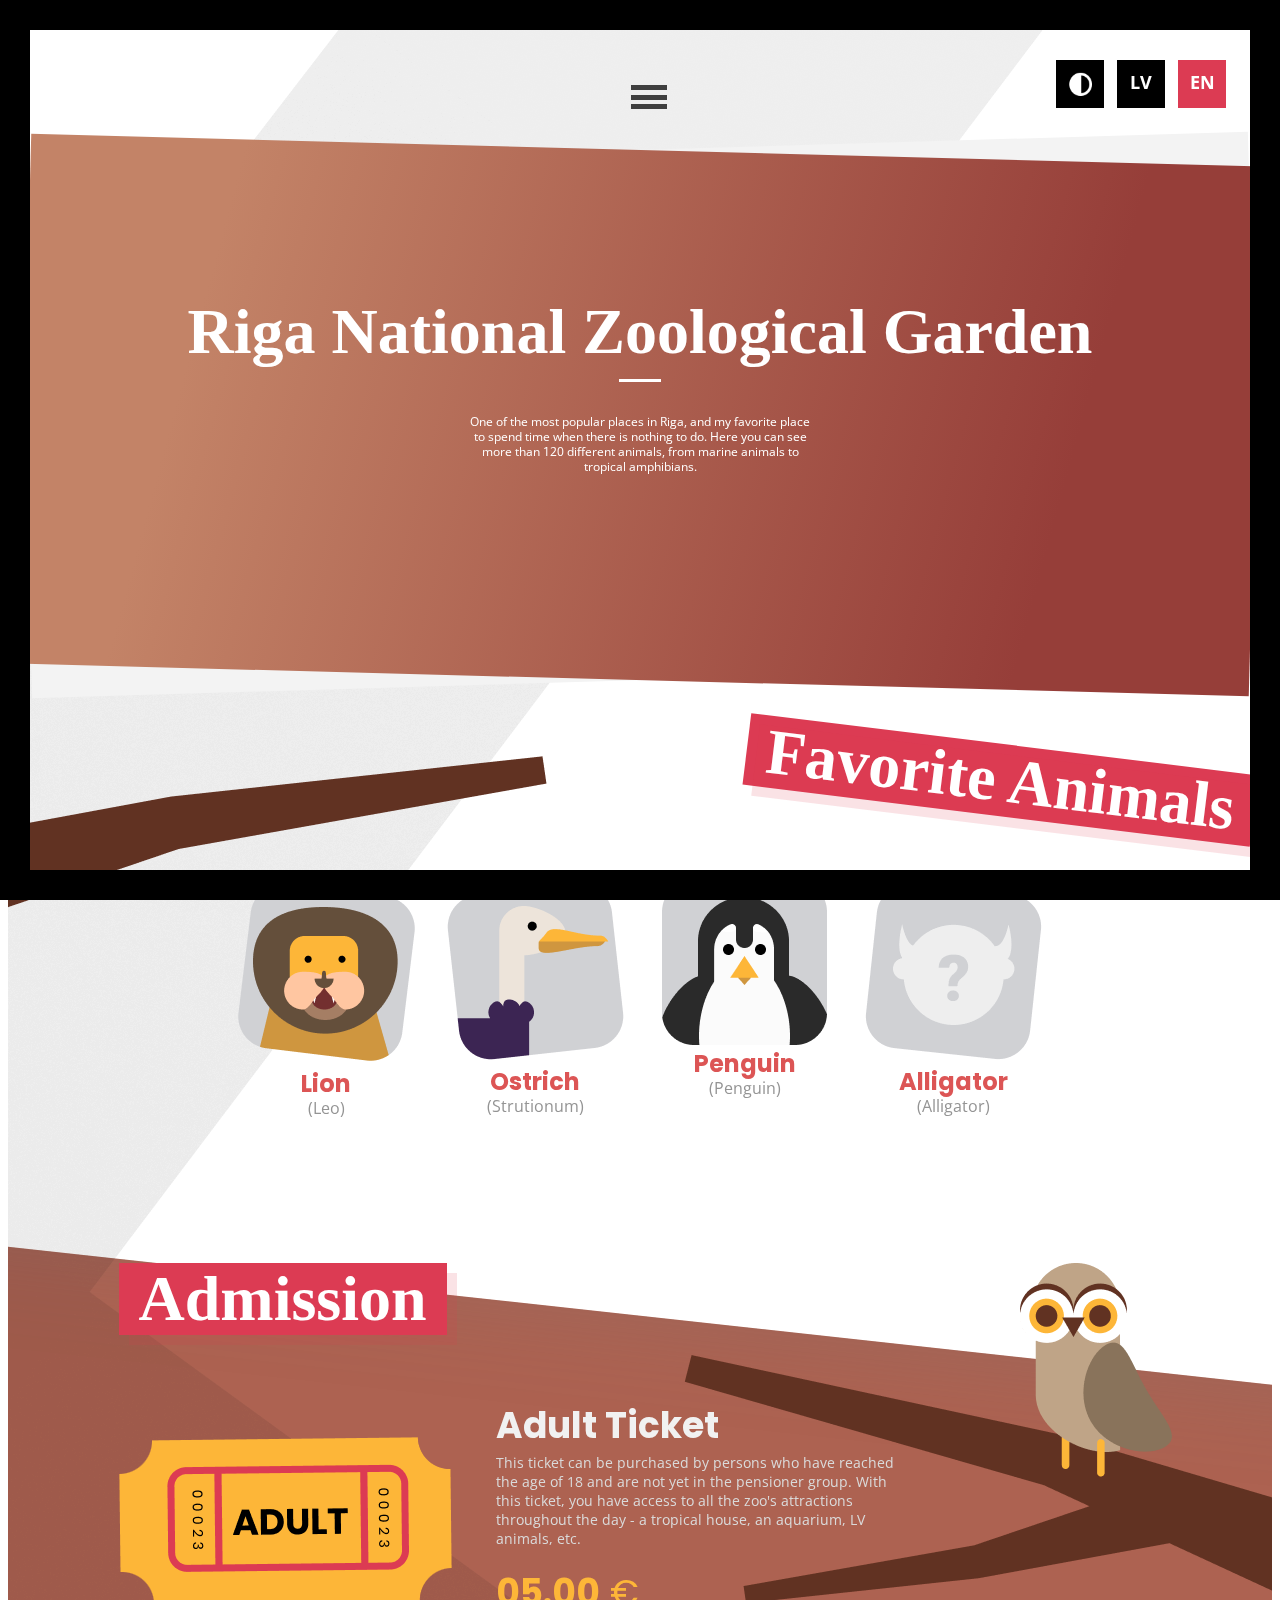
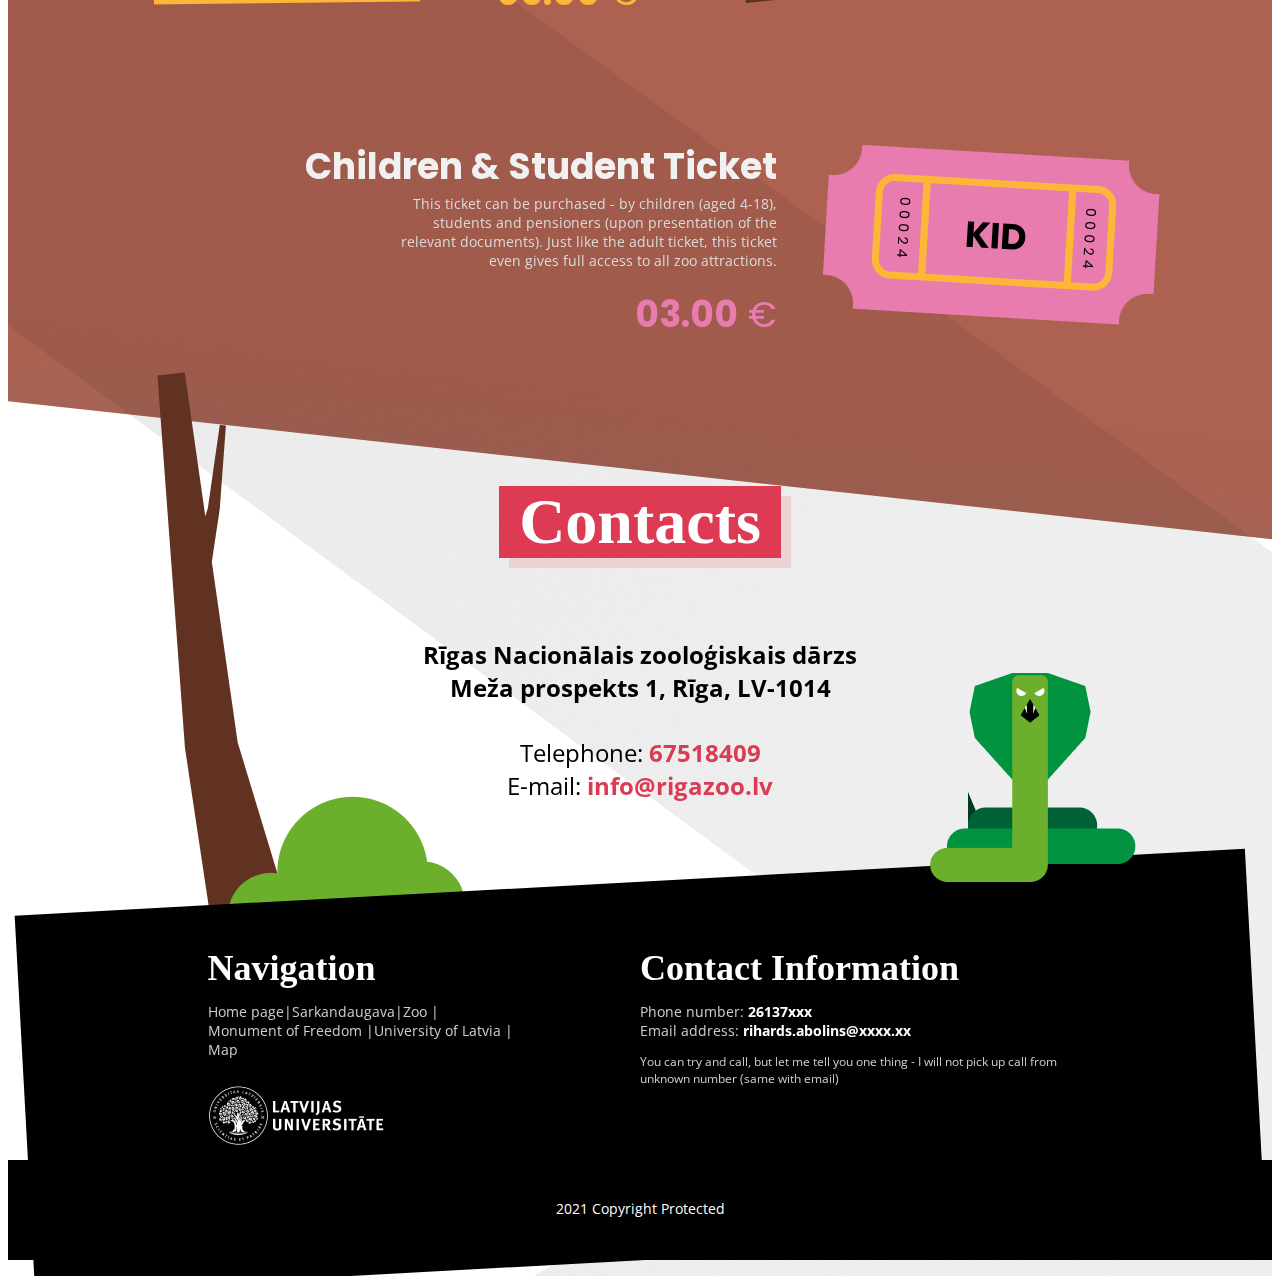
<file: zoo.html>
<!DOCTYPE html>
<html lang="en">
  <head>
    <title>Zoo</title>
    <meta http-equiv="Content-Type" content="text/html;charset=UTF-8">
    <meta name="viewport" content="width=device-width, initial-scale=1.0">
    <link rel="stylesheet" href="./css/theme.css">
  </head>
  <body class="zoo">
    <div class="page-wrapper">
      <nav id="MainMenu" class="menu">
        <div class="lang-switcher">
          <div id="inverter"><img src="./img/ico-invert.png"></div>
          <div data-lang="en" class="lang lang-en is-active">EN</div>
          <div data-lang="lv" class="lang lang-lv">LV</div>
        </div>
        <ul id="MainMenuOverlay" class="container">
          <div class="menu-items">
            <li> <a href="./index.html" class="is-active jst">Home</a></li>
            <li><a href="./sarkandaugava.html" class="jst">Sarkandaugava</a></li>
            <li><a href="./zoo.html" class="jst">Zoo</a></li>
            <li><a href="./monument-of-freedom.html" class="jst">Monument of Freedom </a></li>
            <li><a href="./university-of-latvia.html" class="jst">University of Latvia </a></li>
            <li><a href="./map.html" class="jst">Map</a></li>
          </div>
        </ul>
        <div id="MainMenuBurger" class="hamburger">
          <div class="bar"></div>
          <div class="bar"></div>
          <div class="bar"></div>
        </div>
      </nav><img src="./img/zoo/zoo_branch_1.png" class="branch-one"><img src="./img/zoo/zoo_branch_2.png" class="branch-two"><img src="./img/home/bg_shadow.png" class="bg-shadow"><img src="./img/home/bg_shadow.png" class="bg-shadow"><img src="./img/zoo/zoo_foot.png" class="foot"><img src="./img/zoo/zoo-skorpion.png" class="scorpion scorpion-one"><img src="./img/zoo/zoo-skorpion.png" class="scorpion scorpion-two"><img src="./img/zoo/zoo-skorpion.png" class="scorpion scorpion-three"><img src="./img/zoo/zoo-skorpion.png" class="scorpion scorpion-four">
      <div class="block">
        <div class="block-one"></div>
      </div>
      <div class="container"> 
        <div class="hero">
          <div class="hero-container">
            <div class="hero-content center">
              <h1 class="hero-title jst">Riga National Zoological Garden</h1>
              <p class="hero-text jst">One of the most popular places in Riga, and my favorite place to spend time when there is nothing to do. Here you can see more than 120 different animals, from marine animals to tropical amphibians. </p>
            </div>
          </div>
        </div>
        <main>
          <section class="animals">
            <div class="title-wrapper right">
              <div class="zoo-title road-stop-number text jst">Favorite Animals</div>
            </div>
            <div class="carousel-wrapper">
              <div class="carousel-slide grid">
                <div class="carousel-item item-3">
                  <div class="animal"><img src="./img/zoo/zoo_anim_lion.png" class="animal-image">
                    <div class="animal-title jst">Lion</div>
                    <div class="anima-latin">(Leo)</div>
                  </div>
                </div>
                <div class="carousel-item item-3">
                  <div class="animal"><img src="./img/zoo/zoo_anim_ostrich.png" class="animal-image">
                    <div class="animal-title jst">Ostrich</div>
                    <div class="anima-latin">(Strutionum)</div>
                  </div>
                </div>
                <div class="carousel-item item-3">
                  <div class="animal"><img src="./img/zoo/zoo_anim_penguin.png" class="animal-image">
                    <div class="animal-title jst">Penguin</div>
                    <div class="anima-latin">(Penguin)</div>
                  </div>
                </div>
                <div class="carousel-item item-3">
                  <div class="animal"><img src="./img/zoo/zoo_missing.png" class="animal-image">
                    <div class="animal-title jst">Alligator</div>
                    <div class="anima-latin">(Alligator)</div>
                  </div>
                </div>
              </div>
            </div>
          </section>
          <section class="admission">
            <div class="title-wrapper left">
              <div class="zoo-title road-stop-number text jst">Admission</div>
            </div>
            <div class="admission-ticket adult">
              <div class="admission-image"><img src="./img/zoo/zoo_ticket_adult.png" class="admission-image-adult"></div>
              <div class="admission-content">
                <div class="admission-title jst">Adult Ticket</div>
                <div class="admission-text jst">This ticket can be purchased by persons who have reached the age of 18 and are not yet in the pensioner group. With this ticket, you have access to all the zoo's attractions throughout the day - a tropical house, an aquarium, LV animals, etc.</div>
                <div class="admission-price">05.00<span> €</span></div>
              </div>
            </div>
            <div class="admission-ticket children">
              <div class="admission-image mobile"><img src="./img/zoo/zoo_ticket_children.png" class="admission-image-children"></div>
              <div class="admission-content">
                <div class="admission-title jst">Children & Student Ticket</div>
                <div class="admission-text jst">This ticket can be purchased - by children (aged 4-18), students and pensioners (upon presentation of the relevant documents). Just like the adult ticket, this ticket even gives full access to all zoo attractions.</div>
                <div class="admission-price">03.00<span> €</span></div>
              </div>
              <div class="admission-image desktop"><img src="./img/zoo/zoo_ticket_children.png" class="admission-image-children"></div>
            </div>
          </section>
          <section class="contacts">
            <div class="title-wrapper center">
              <div class="zoo-title road-stop-number text jst">Contacts</div>
            </div>
            <div class="contacts-info-wrapper">
              <div class="contacts-info-address jst">Rīgas Nacionālais zooloģiskais dārzs Meža prospekts 1, Rīga, LV-1014</div>
              <div class="contacts-info-contacts">
                <div class="info">
                  <div class="label jst">Telephone:</div>
                  <div class="data">67518409</div>
                </div>
                <div class="info">
                  <div class="label jst">E-mail:</div>
                  <div class="data">info@rigazoo.lv</div>
                </div>
              </div>
            </div>
          </section>
        </main>
        <div class="branch-three-holder"><img src="./img/zoo/zoo_branch_3.png" class="branch-three"><img src="./img/zoo/zoo_snake.png" class="snake"></div>
        <footer class="footer">
          <div class="footer-container grid">
            <section class="footer-navigation item-6">
              <h2 class="footer-title jst">Navigation</h2>
              <div class="footer-navigation-content">
                <p class="jst"> <a href="./index.html" class="jst">Home page</a><a href="./sarkandaugava.html" class="jst">Sarkandaugava</a><a href="./zoo.html" class="jst">Zoo </a><a href="./monument-of-freedom.html" class="jst">Monument of Freedom </a><a href="./university-of-latvia.html" class="jst">University of Latvia </a><a href="./map.html" class="jst">Map </a></p><img src="./img/footer/lu.png" class="lu-logo">
              </div>
            </section>
            <section class="footer-contact item-6">
              <h2 class="footer-title jst">Contact Information</h2>
              <div class="footer-contact-content">
                <div class="footer-info">
                  <div class="footer-info-label jst">Phone number: </div>
                  <div class="footer-info-data">26137xxx</div>
                </div>
                <div class="footer-info">
                  <div class="footer-info-label jst">Email address: </div>
                  <div class="footer-info-data">rihards.abolins@xxxx.xx</div>
                </div>
                <div class="footer-contact-sub-content jst">You can try and call, but let me tell you one thing - I will not pick up call from unknown number (same with email)</div>
              </div>
            </section>
          </div>
          <div class="copyright jst">2021 Copyright Protected    </div>
        </footer>
        <script src="./js/translations.js"></script>
        <script src="./js/main.js"></script>
      </div>
    </div>
    <div class="frame">
      <div class="frame-left"></div>
      <div class="frame-top"></div>
      <div class="frame-bottom"></div>
      <div class="frame-right"></div>
    </div>
  </body>
</html>
</file>
<file: css/theme.css>
@import url("https://fonts.googleapis.com/css?family=Poppins:400,700|Roboto:500&display=swap");
@import url("https://fonts.googleapis.com/css2?family=Open+Sans:wght@400;700,800&display=swap");
.grid .item-3 {
  max-width: 25%;
}
.grid .item-4 {
  max-width: 33.33%;
}
.grid .item-6 {
  max-width: 50%;
}
.grid .item-4, .grid .item-6, .grid .item-3 {
  width: 100%;
  float: left;
}
.grid .break, .grid:after {
  clear: both;
  content: "";
  display: block;
}

@media (max-width: 720px) {
  .grid .item-3 {
    max-width: 50%;
  }
  .grid .item-6 {
    max-width: 100%;
    float: none;
  }
}
body {
  font-size: 16px;
  font-family: "Open Sans", sans-serif;
  color: #949494;
  max-width: 100vw;
  overflow-x: hidden;
}

h1, h2, h3 {
  font-family: "Poppins", sans-serif;
}

button {
  background: #7E52FD;
  color: white;
  font-weight: bold;
  border: none;
  border-radius: 100px;
  font-size: 1.5em;
  padding: 0.45em 1em;
  margin-top: 0.8em;
  min-width: 205px;
  text-align: left;
}

.btn {
  margin-top: 15px;
  padding: 5px 10px;
  display: inline-block;
  transition: all ease 0.2s;
  border-radius: 40px;
  border: 1px solid black;
  color: black;
  min-width: 77px;
  min-height: 30px;
  text-align: center;
  background: rgba(0, 0, 0, 0);
  font-size: 12px;
  text-decoration: none;
}
.btn:hover {
  cursor: pointer;
  background: black;
  color: white;
}
.btn.white {
  border-color: white;
  color: white;
}
.btn.white:hover {
  background: white;
  color: black;
}

* {
  box-sizing: border-box;
}

.container {
  max-width: 1440px;
  width: 100%;
  padding: 1rem;
  margin: auto;
}
@media (max-width: 720px) {
  .container {
    padding: 1rem 20px 0;
  }
}

.mx-50 {
  max-width: 50%;
}
@media (max-width: 720px) {
  .mx-50 {
    max-width: 100%;
  }
}

.page-wrapper {
  position: relative;
  overflow: hidden;
}

.footer {
  position: relative;
  width: 1322px;
  max-width: 100%;
  color: white;
  margin: auto;
  clear: both;
}
.footer > * {
  position: relative;
  z-index: 1;
}
.footer h2 {
  font-family: Sitka, "Time New Romans", serif;
  font-size: 2.25rem;
  margin-bottom: 13px;
}
.footer-container {
  padding: 35px 0 10px;
  max-width: 865px;
  margin: auto;
}
.footer::before {
  z-index: 0;
  content: "";
  display: block;
  background: black;
  width: 100%;
  height: 100%;
  transform: rotate(-3.11deg);
  position: absolute;
  left: 0;
  top: 0;
}
.footer .lu-logo {
  margin-top: 13px;
}
.footer-navigation-content a {
  text-decoration: none;
  color: white;
  display: inline-block;
}
.footer-navigation-content a:not(:last-child):after {
  content: " | ";
  display: inline-block;
}
.footer-navigation-content p {
  font-size: 14px;
  margin-top: 0;
  max-width: 322px;
  opacity: 0.8;
}
.footer-contact-sub-content {
  opacity: 0.8;
  font-size: 12px;
  margin-top: 13px;
}
.footer-info {
  font-size: 14px;
}
.footer-info-label {
  display: inline-block;
  opacity: 0.8;
}
.footer-info-data {
  display: inline-block;
  font-weight: bold;
}

.copyright {
  width: 200%;
  padding: 39px 10px;
  font-size: 0.9rem;
  position: relative;
  left: -50%;
  text-align: center;
  background: black;
  min-height: 100px;
}

@media (max-width: 720px) {
  .footer {
    text-align: center;
  }
  .footer-contact {
    margin: 3rem 0 2rem;
  }
  .footer-contact-sub-content {
    font-size: 10px;
  }
  .footer h2 {
    font-size: 1.8rem;
    margin: 20px 10px;
  }
  .footer-navigation-content p {
    max-width: 100%;
    padding: 0 10px;
  }
  .footer-contact-content {
    padding: 0 10px;
  }
  .footer-info {
    font-size: 13px;
  }

  .copyright {
    padding: 29px 5px;
    font-size: 0.6rem;
    min-height: 50px;
  }
}
.hero {
  max-width: 1300px;
  min-height: 530px;
  margin: auto;
  position: relative;
  padding: 145px 10px 80px;
}
.hero::before, .hero::after {
  content: "";
  display: block;
  position: absolute;
  width: 100%;
  height: 100%;
  left: 0;
  top: 0;
}
.hero::before {
  background: #F3F3F3;
  transform: rotate(0.4deg);
  z-index: -5;
}
.hero::after {
  background: black;
  transform: rotate(-1.36deg);
  z-index: -1;
}
.hero-container {
  max-width: 1000px;
  margin: auto;
}
.hero-content {
  max-width: 330px;
  color: white;
}
.hero-content.center {
  text-align: center;
  margin: auto;
  max-width: 530px;
}
.hero-content.center .hero-title:after {
  left: 50%;
  transform: translateX(-50%);
}
.hero-content.center .hero-text {
  max-width: 350px;
  margin: auto;
}
.hero-title {
  font-family: Sitka, "Time New Romans", serif;
  font-size: 4rem;
  margin-top: 0;
}
.hero-title:after {
  display: block;
  content: "";
  height: 3px;
  width: 42px;
  background: white;
  position: relative;
  top: 10px;
}
.hero-text {
  margin-top: 0;
  max-width: 250px;
  font-size: 0.725rem;
}

@media (max-width: 720px) {
  .hero {
    min-height: 400px;
    padding: 100px 10px 40px;
  }
  .hero-title {
    font-size: 3rem;
  }
  .hero-content {
    text-align: center;
    margin: auto;
    max-width: 530px;
  }
  .hero-content .hero-title:after {
    left: 50%;
    transform: translateX(-50%);
  }
  .hero-content .hero-text {
    max-width: 350px;
    margin: auto;
  }
}
.home .text-follow-journey {
  max-width: 525px;
  font-style: normal;
  font-weight: 800;
  font-size: 72px;
  line-height: 79px;
  text-align: center;
  text-transform: uppercase;
  color: #000000;
  transform: rotate(4.4deg) translateX(-50%);
  position: absolute;
  left: calc(50% + 352px);
  width: 100%;
  top: -160px;
}
.home .block-one {
  top: 1220px;
}
.home .block-two {
  top: 2385px;
  height: 488px;
  transform: translateX(-50%) rotate(6.41deg);
}
.home .road {
  position: absolute;
  left: calc(50% + 42px);
  top: 554px;
  transform: translateX(-50%);
  z-index: -3;
}
.home main {
  max-width: 1236px;
  margin: 103px auto auto;
  padding: 0 10px;
  position: relative;
}
.home .hero::after {
  background: linear-gradient(103.56deg, #67C3B5 15.86%, #399688 82.46%);
}

.road-stop {
  color: black;
  position: relative;
  margin-bottom: 100px;
}
.road-stop.align-right {
  float: right;
}
.road-stop.align-right::after {
  content: "";
  display: block;
  clear: both;
}
.road-stop-art {
  position: absolute;
  left: 50%;
  transform: translateX(-50%);
  z-index: -1;
  top: -100px;
}
.road-stop-art-home {
  left: calc(50% + 24px);
  top: -108px;
}
.road-stop-art-static-lake {
  position: relative;
  left: 74px;
  top: -40px;
  z-index: -100;
}
.road-stop-art-tower {
  top: 30px;
  left: 20%;
}
.road-stop-art-zoo {
  top: -357px;
  left: -6px;
  transform: none;
}
.road-stop-art-monument {
  left: 0;
  transform: translateX(-25%);
  z-index: -1;
  top: auto;
  bottom: -237px;
}
.road-stop-art-university {
  bottom: -304px;
  top: auto;
  z-index: 8;
  left: 97%;
}
.road-stop-number {
  width: 72px;
  height: 72px;
  background: #DC3B53;
  font-family: Rockwell;
  font-weight: bold;
  font-size: 4rem;
  text-align: center;
  color: white;
  position: relative;
  line-height: 72px;
}
.road-stop-number.text {
  width: auto;
  padding: 0 20px;
  display: inline-block;
}
.road-stop-number::before {
  content: "";
  display: block;
  width: 100%;
  height: 100%;
  position: absolute;
  top: 10px;
  left: 10px;
  background: #DC3B53;
  opacity: 0.15;
  z-index: -1;
}
.road-stop-title {
  margin-bottom: 8px;
}
.road-stop-text {
  font-size: 0.875rem;
  line-height: 19px;
  max-width: 450px;
  margin-top: 0;
}
.road-stop-sub-section {
  color: #DC3B53;
  margin-top: 35px;
  margin-bottom: 10px;
  line-height: 1;
}
.road-stop-sub-section-text {
  margin-top: 0;
  font-size: 12px;
}
.road-stop.number-left::after, .road-stop.number-right::after {
  content: "";
  display: block;
  clear: both;
}
.road-stop.number-left .road-stop-number, .road-stop.number-right .road-stop-number {
  display: inline-block;
  float: left;
  margin-right: 27px;
}
.road-stop.number-left .road-stop-content, .road-stop.number-right .road-stop-content {
  display: inline-block;
  width: calc(100% - 72px - 27px);
  float: left;
}
.road-stop.number-right .road-stop-content {
  text-align: right;
}
.road-stop.number-right .road-stop-number {
  margin-right: 0;
  margin-left: 27px;
}
.road-stop.number-right .road-stop-number, .road-stop.number-right .road-stop-content {
  float: right;
}

.stop-sarkandaugava {
  position: relative;
  top: 161px;
}
.stop-monument {
  margin-bottom: 370px;
  margin-top: 421px;
}
.stop-monument .road-stop-content {
  padding-left: calc(50% - 113px);
}
.stop-lake {
  margin-top: 72px;
  max-width: 400px;
}
.stop-zoo {
  top: 27px;
  max-width: 602px;
  width: 100%;
}
.stop-zoo .road-stop-content {
  max-width: 351px;
}
.stop-university {
  margin-bottom: 655px;
}
.stop-university .road-stop-number {
  position: absolute;
  right: 10%;
  z-index: 9;
  top: 105px;
  transform: rotate(9deg);
}

.block-one, .block-two {
  width: 200vw;
  max-width: 1960px;
  left: 50%;
  transform: translateX(-50%) rotate(-6.23deg);
  position: absolute;
  z-index: -999;
  height: 750px;
  background: #67C3B5;
  box-shadow: inset 14px 4px 93px rgba(116, 116, 116, 0.25);
}

@media (max-width: 720px) {
  .road-stop-number {
    font-size: 2.5rem;
    height: auto;
    min-height: 55px;
    line-height: 55px;
  }
  .road-stop-number:not(.text) {
    width: 55px;
  }

  .home main {
    margin: 0 auto auto;
  }
  .home .text-follow-journey {
    text-align: center;
    left: 50%;
    position: relative;
    top: -35px;
    font-size: 49px;
    line-height: 56px;
  }
  .home .stop-lake {
    margin-top: -33px;
  }
  .home .stop-sarkandaugava {
    top: 50px;
  }
  .home .stop-monument .road-stop-content {
    padding-left: 0;
    top: 100px;
    position: relative;
  }
  .home .road {
    display: none;
  }
  .home .road-stop {
    clear: both;
  }
  .home .road-stop-art-home, .home .road-stop-art-static-lake, .home .road-stop-art-tower, .home .road-stop-art-zoo, .home .road-stop-art-monument, .home .road-stop-art-university {
    position: absolute;
    left: 50%;
    transform: translateX(-50%);
    z-index: -7;
    top: -100px;
  }
  .home .road-stop-art-home {
    z-index: -2;
  }
  .home .road-stop-art-university {
    max-width: 200%;
    right: -200%;
    left: auto;
    bottom: -69vw;
    top: auto;
    z-index: -1;
  }
}
.sarkandaugava.invert .foot {
  display: block;
}
.sarkandaugava .steps {
  position: absolute;
  left: 50%;
  top: 1132.95px;
  transform: translateX(-621px);
}
.sarkandaugava .block-one {
  background: #C14E43;
  transform: translateX(-50%) rotate(-6.23deg);
  top: 1310px;
}
.sarkandaugava .hero::before {
  transform: rotate(-1.71deg);
}
.sarkandaugava .hero::after {
  background: linear-gradient(103.56deg, #CF5F4F 15.86%, #9E2525 82.46%);
  transform: rotate(1.52deg);
}

.road-stop-data.white {
  color: white;
}

.stop-sarkandaugava-tower .road-stop-data {
  transform: rotate(-0.96deg);
  left: 42%;
  position: relative;
  top: 65px;
}
.stop-sarkandaugava-museum {
  margin-top: 221px;
  margin-bottom: 522px;
}
.stop-sarkandaugava-museum .road-stop-data {
  transform: rotate(-0.96deg);
  display: inline-block;
  text-align: right;
  position: relative;
  top: 264px;
  right: -44px;
}

.road-stop-art-sarkandaugava-tower {
  top: -165px;
  left: 16.5%;
}
.road-stop-art-sarkandaugava-museum {
  left: 40%;
  transform: none;
}

@media (max-width: 720px) {
  .sarkandaugava .steps {
    z-index: -1;
    top: 700px;
  }
  .sarkandaugava .block-one {
    top: 800px;
  }
  .sarkandaugava .road-stop-data {
    padding: 10px;
  }
  .sarkandaugava .road-stop-text {
    font-size: 1rem;
    line-height: 1.5rem;
  }

  .road-stop-art-sarkandaugava-tower {
    top: auto;
    left: 50%;
    max-width: 85%;
    bottom: -190px;
  }
  .road-stop-art-sarkandaugava-museum {
    right: -90%;
    transform: none;
    left: auto;
    max-width: 180%;
    top: auto;
    bottom: -300px;
  }

  .stop-sarkandaugava-tower .road-stop-data {
    left: 0;
  }
  .stop-sarkandaugava-museum {
    margin-top: 50px;
    margin-bottom: 250px;
  }
  .stop-sarkandaugava-museum .road-stop-data {
    top: 100px;
    right: 0;
  }
}
.menu {
  margin: 77px 46px 15px;
  text-align: center;
  position: relative;
  min-height: 33.5px;
}
.menu-items {
  position: relative;
  color: white;
  text-decoration: none;
  list-style: none;
  text-align: center;
  font-weight: bold;
  font-size: 26px;
  top: 150px;
  display: inline-block;
}
.menu-items a {
  text-decoration: none;
  color: white;
  padding: 0.5rem;
  display: block;
}
.menu-items a:hover {
  color: #DC3B53;
}
.menu .container {
  transition: top ease 0.5s;
  width: 100vw;
  height: 100vh;
  background: black;
  color: white;
  top: -100vh;
  z-index: 99;
  left: 0;
  position: fixed;
  max-width: 100vw;
}
.menu .container.is-active {
  top: 0;
}
.menu .container.is-active + .hamburger {
  position: fixed;
  left: calc(50% - 6px);
  top: 80px;
  transform: rotate(180deg);
}
.menu .container.is-active + .hamburger .bar {
  background: white;
}

.hamburger {
  display: inline-block;
  margin: auto;
  cursor: pointer;
  position: relative;
  z-index: 120;
  min-height: 28.5px;
  left: 9px;
  transition: transform ease 0.2s;
  transform: rotate(0deg);
}
.hamburger .bar {
  transition: all ease 0.2s;
  position: relative;
  top: 0;
  left: 0;
  right: auto;
  opacity: 1;
  width: 35.29px;
  height: 5px;
  background: #3F3F3F;
  margin-bottom: 4.5px;
  transform: rotate(0);
}
.hamburger:hover .bar:nth-child(1) {
  transform: rotate(45deg);
  top: 10px;
  left: -11px;
}
.hamburger:hover .bar:nth-child(2) {
  transform: rotate(-45deg);
  right: -11px;
  left: auto;
}
.hamburger:hover .bar:nth-child(3) {
  opacity: 0;
  top: 20px;
}

.lang, #inverter {
  width: 48px;
  height: 48px;
  text-align: center;
  font-weight: bold;
  text-transform: uppercase;
  background: black;
  color: white;
  display: inline-block;
  margin-left: 13px;
  font-size: 1.125rem;
  padding: 10px 0;
  cursor: pointer;
  z-index: 120;
  vertical-align: top;
}
.lang-lv, .lang-en {
  float: right;
}
.lang.is-active, .is-active#inverter {
  background: #DC3B53;
}
@media (max-width: 720px) {
  .lang.is-active, .is-active#inverter {
    display: none;
  }
}
.lang-switcher {
  position: absolute;
  top: -25px;
  right: 0;
}
@media (max-width: 720px) {
  .lang-switcher {
    text-align: left;
    width: 100%;
  }
}

#inverter img {
  display: inline-block;
  max-width: 100%;
  max-height: 100%;
}

@media (max-width: 720px) {
  .menu {
    margin-top: 50px;
  }
}
.frame > div {
  position: fixed;
  background: black;
  z-index: 1000;
}
.frame-left, .frame-right {
  width: 30px;
  height: 100vh;
  top: 0;
}
.frame-left {
  left: 0;
}
.frame-right {
  right: 0;
}
.frame-top, .frame-bottom {
  height: 30px;
  width: 100vw;
  left: 0;
}
.frame-top {
  top: 0;
}
.frame-bottom {
  bottom: 0;
}

@media (max-width: 720px) {
  .frame-left, .frame-right {
    width: 20px;
  }
  .frame-top, .frame-bottom {
    height: 20px;
  }
}
.university .lang-switcher {
  z-index: 99;
}
.university .hamburger .bar {
  background: white;
}
.university .hero {
  margin-bottom: 200px;
}
.university .hero::before {
  transform: rotate(-1.71deg);
}
.university .hero::after {
  background: linear-gradient(103.56deg, #4F73CF 15.86%, #25409E 82.46%);
  transform: rotate(1.52deg);
}

.popup {
  background: rgba(0, 0, 0, 0.9);
  position: fixed;
  width: 100%;
  height: 100%;
  left: 0;
  top: 0;
  z-index: 90;
}
.popup-img {
  max-height: 23vh;
}
.popup-title {
  font-size: 70px;
  font-weight: bold;
  font-family: "Poppins", sans-serif;
}
.popup-text {
  font-size: 26px;
  font-weight: bold;
}
.popup-sub-text {
  font-size: 14px;
  opacity: 0.6;
}
.popup-btn {
  border-width: 3px;
  font-size: 16px;
  font-weight: bold;
  margin-top: 3rem;
  margin-bottom: 3rem;
  padding: 10px 20px;
}
.popup-data {
  top: 50%;
  left: 50%;
  transform: translate(-50%, -50%);
  width: 100%;
  max-width: 600px;
  padding: 10px;
  text-align: center;
  position: absolute;
  color: white;
}

.map .block-one {
  background: #AC5597;
  top: 1310.38px;
  transform: translateX(-50%) rotate(6.23deg);
}
.map-info {
  max-width: 1123px;
  margin: auto auto 15rem;
  position: relative;
}
.map-info-lens {
  position: absolute;
  bottom: -307px;
  right: -124px;
  z-index: -1;
}
.map-info-one {
  text-align: left;
}
.map-info-two {
  text-align: right;
}
.map-info-title {
  color: #FAFF00;
  font-family: "Poppins", sans-serif;
  font-weight: bold;
  font-size: 36px;
  line-height: 54px;
}
.map-info-text {
  font-size: 22px;
  line-height: 30px;
  color: white;
}
.map main {
  text-align: center;
}
.map-title {
  margin-top: 5rem;
  margin-bottom: 5.5rem;
}
.map .line {
  position: absolute;
  left: calc(50% + 171px);
  top: 390px;
  transform: translateX(-50%);
  z-index: -3;
}
.map .hero::after {
  background: linear-gradient(103.56deg, #C36799 15.86%, #893996 82.46%);
}
.map-body {
  max-width: 1161px;
  max-height: 664px;
  width: 100%;
  height: calc(100vw / 1.75113122);
  position: relative;
  transform: rotate(1.66deg);
  margin-bottom: 5.5rem;
  display: inline-block;
}
.map-body:after {
  outline: 26px solid #000000;
  outline-offset: -26px;
  pointer-events: none;
  background: url("https://raw.githubusercontent.com/riha112/lu-dizaina-pamati/main/img/map/map.PNG");
  background-size: cover;
}
.map-body:after, .map-body:before {
  content: "";
  position: absolute;
  display: block;
  left: 0;
  top: 0;
  width: 100%;
  height: 100%;
}
.map-body:before {
  content: "";
  position: absolute;
  display: block;
  left: 0;
  top: 0;
  width: 100%;
  height: 100%;
  z-index: -1;
  background: rgba(143, 143, 143, 0.4);
  transform: rotate(-4deg);
}

@media (max-width: 720px) {
  .map .line {
    top: 250px;
  }
  .map .block-one {
    top: 800px;
  }
  .map-info {
    margin-bottom: 5rem;
  }
  .map-info-one, .map-info-two {
    text-align: center;
  }
  .map-info-lens {
    max-width: 140%;
    bottom: -200px;
  }
  .map-info-title {
    font-size: 30px;
  }
  .map-info-text {
    font-size: 18px;
    line-height: 26px;
  }
  .map-title {
    margin-top: 3rem;
    margin-bottom: 3.5rem;
  }
  .map-body {
    margin-bottom: 2rem;
  }
  .map-body:after {
    outline: 16px solid #000000;
    outline-offset: -16px;
  }
}
.monument .hero-content.center {
  max-width: 1000px;
}
.monument .block-one {
  transform: translateX(-50%) rotate(6.23deg);
  top: 1310.38px;
  background: #67ADC3;
}
.monument .line {
  position: absolute;
  left: calc(50% - 150px);
  top: 461px;
  transform: translateX(-50%);
  z-index: -3;
}
.monument .hero:before {
  transform: rotate(-1.71deg);
}
.monument .hero:after {
  background: linear-gradient(103.56deg, #67ADC3 15.86%, #395E96 82.46%);
  transform: rotate(1.52deg);
}
.monument .monument {
  position: absolute;
  left: calc(50% - -35px);
  top: 507px;
  margin: 0;
  display: block;
  transform: translateX(-50%);
  z-index: 5;
}
.monument main {
  text-align: center;
  max-width: 1080px;
  margin: auto;
}
.monument .history-events {
  z-index: 15;
  position: relative;
}
.monument .event {
  max-width: 406px;
  text-align: center;
  color: black;
  display: inline-block;
  min-height: 270px;
  margin: 4rem 1rem 1rem;
}
.monument .event-wrapper:nth-child(4) {
  margin-top: -7rem;
  margin-bottom: -7rem;
}
.monument .event-wrapper:nth-child(even) {
  text-align: right;
}
.monument .event-wrapper:nth-child(even) .event {
  transform: rotate(1.97deg);
}
.monument .event-wrapper:nth-child(odd) {
  text-align: left;
}
.monument .event-wrapper:nth-child(odd) .event {
  transform: rotate(-1.97deg);
}
.monument .event-title {
  font-size: 28px;
  line-height: 42px;
  margin: 1.5rem 0 1rem;
  font-weight: bold;
}

@media (max-width: 720px) {
  .monument .footer {
    z-index: 5;
  }
  .monument .event {
    margin-bottom: 0;
    margin-top: 0;
  }
  .monument .event-wrapper {
    margin-bottom: 4rem;
  }
  .monument .event-wrapper:nth-child(4) {
    margin-top: 0;
    margin-bottom: 4rem;
  }
}
.zoo .mobile {
  display: none !important;
}
.zoo .scorpion {
  position: absolute;
  z-index: -1;
  max-width: 150px;
}
.zoo .scorpion-one {
  left: 100px;
  top: 200px;
  transform: rotate(20deg);
  max-width: 180px;
}
.zoo .scorpion-two {
  left: 50%;
  top: 700px;
  transform: rotate(-20deg);
}
.zoo .scorpion-three {
  left: auto;
  right: 200px;
  top: 1600px;
  transform: rotate(190deg);
  max-width: 200px;
}
.zoo .scorpion-four {
  left: 50px;
  top: 2000px;
  transform: rotate(80deg);
  max-width: 130px;
}
.zoo .snake {
  position: absolute;
  z-index: 2;
  right: 120px;
  bottom: 0;
}
.zoo .branch-three {
  position: absolute;
  bottom: -210px;
  left: 120px;
}
.zoo .branch-three-holder {
  position: relative;
}
.zoo .branch-two {
  position: absolute;
  right: -120px;
  top: 1255px;
}
.zoo .branch-one {
  left: -179px;
  top: 735px;
  position: absolute;
}
.zoo .foot {
  position: absolute;
  left: 50%;
  top: 669px;
  transform: translateX(-662px);
  z-index: -5;
}
.zoo main {
  margin-top: 4rem;
}
.zoo .carousel-wrapper {
  max-width: 837px;
  margin: auto;
  text-align: center;
  margin-top: 4rem;
}
.zoo .contacts {
  text-align: center;
}
.zoo .contacts-info-wrapper {
  font-size: 24px;
  color: black;
  display: inline-block;
  max-width: 450px;
  margin-bottom: 5rem;
}
.zoo .contacts-info-address {
  font-weight: bold;
  margin: 5rem 0 2rem;
}
.zoo .contacts .info > div {
  display: inline-block;
}
.zoo .contacts .info .data {
  font-weight: bold;
  color: #DC3B53;
}
.zoo .title-wrapper.right {
  text-align: right;
}
.zoo .title-wrapper.right .zoo-title {
  transform: rotate(7deg);
}
.zoo .title-wrapper.left {
  text-align: left;
}
.zoo .title-wrapper.center {
  text-align: center;
}
.zoo-title {
  display: inline-block;
}
.zoo .hero-content.center {
  max-width: 1000px;
}
.zoo .block-one {
  top: 1310.38px;
  background: #AD6251;
  transform: translateX(-50%) rotate(6.23deg);
}
.zoo .hero:before {
  background: #F3F3F3;
  transform: rotate(-1.71deg);
}
.zoo .hero:after {
  background: linear-gradient(103.56deg, #C38367 15.86%, #963E39 82.46%);
  transform: rotate(1.52deg);
}
.zoo .animal-title {
  font-weight: bold;
  font-family: "Poppins", sans-serif;
  font-size: 24px;
  line-height: 114%;
  color: #DC5555;
}
.zoo .animal-latin {
  font-family: "Poppins", sans-serif;
}
.zoo .admission {
  color: white;
  max-width: 1043px;
  margin: 9rem auto;
}
.zoo .admission-image-adult {
  margin-right: 2.5rem;
}
.zoo .admission-image-children {
  margin-left: 2.5rem;
}
.zoo .admission-ticket > div {
  display: inline-block;
}
.zoo .admission-ticket.children {
  text-align: right;
}
.zoo .admission-ticket.children .admission-price {
  color: #E87CAF;
}
.zoo .admission-ticket.adult {
  margin-top: 4rem;
  margin-bottom: 7.5rem;
}
.zoo .admission-ticket.adult .admission-price {
  color: #FDB638;
}
.zoo .admission-title {
  font-family: "Poppins", sans-serif;
  font-weight: bold;
  font-size: 36px;
  line-height: 54px;
  color: #F1F1F1;
}
.zoo .admission-text {
  font-size: 14px;
  line-height: 19px;
  max-width: 400px;
  display: inline-block;
  color: #DADADA;
}
.zoo .admission-price {
  font-weight: bold;
  font-size: 36px;
  font-family: "Poppins", sans-serif;
  margin-top: 1rem;
}
.zoo .admission-price span {
  font-weight: normal;
}

@media (max-width: 720px) {
  .zoo .animal-image {
    max-width: 100%;
  }
  .zoo .animal-title {
    font-size: 20px;
  }
  .zoo .desktop {
    display: none !important;
  }
  .zoo .mobile {
    display: block !important;
  }
  .zoo .carousel-item:nth-child(2) {
    margin-bottom: 2rem;
  }
  .zoo .carousel-item:nth-child(3) {
    clear: both;
  }
  .zoo .admission {
    margin-top: 4rem;
    margin-bottom: 3rem;
  }
  .zoo .admission-image-adult, .zoo .admission-image-children {
    max-width: 100%;
    margin-left: 0;
    margin-right: 0;
  }
  .zoo .admission-ticket.adult {
    text-align: center;
    margin-bottom: 3rem;
  }
  .zoo .admission-ticket.children {
    text-align: center;
  }
  .zoo .admission-ticket.children .admission-title, .zoo .admission-ticket.children .admission-text {
    color: black;
  }
  .zoo .contacts-info-wrapper {
    font-size: 18px;
  }
  .zoo .contacts-info-address {
    margin-top: 2rem;
  }
  .zoo .snake {
    bottom: -25px;
    max-width: 30vw;
    right: 20px;
  }
  .zoo .branch-one, .zoo .branch-two {
    max-width: 100vw;
  }
  .zoo .branch-three {
    bottom: -26vw;
    left: 0;
    max-width: 47vw;
  }
  .zoo .title-wrapper, .zoo .title-wrapper.left, .zoo .title-wrapper.right {
    text-align: center;
  }
}
.bg-shadow {
  position: absolute;
  left: 50%;
  top: -400px;
  transform: translateX(-50%);
  z-index: -10;
  mix-blend-mode: multiply;
}

.scorpion {
  display: none;
}

.invert {
  filter: invert(1);
  background: black;
}
.invert .scorpion {
  display: block;
}

.foot {
  display: none;
  position: absolute;
  width: 32px;
  height: 84px;
  background: black;
  z-index: -1;
  background: url("../img/foot.png");
}
.foot.odd {
  background: url("../img/foot-odd.png");
}

/*# sourceMappingURL=theme.css.map */
</file>
